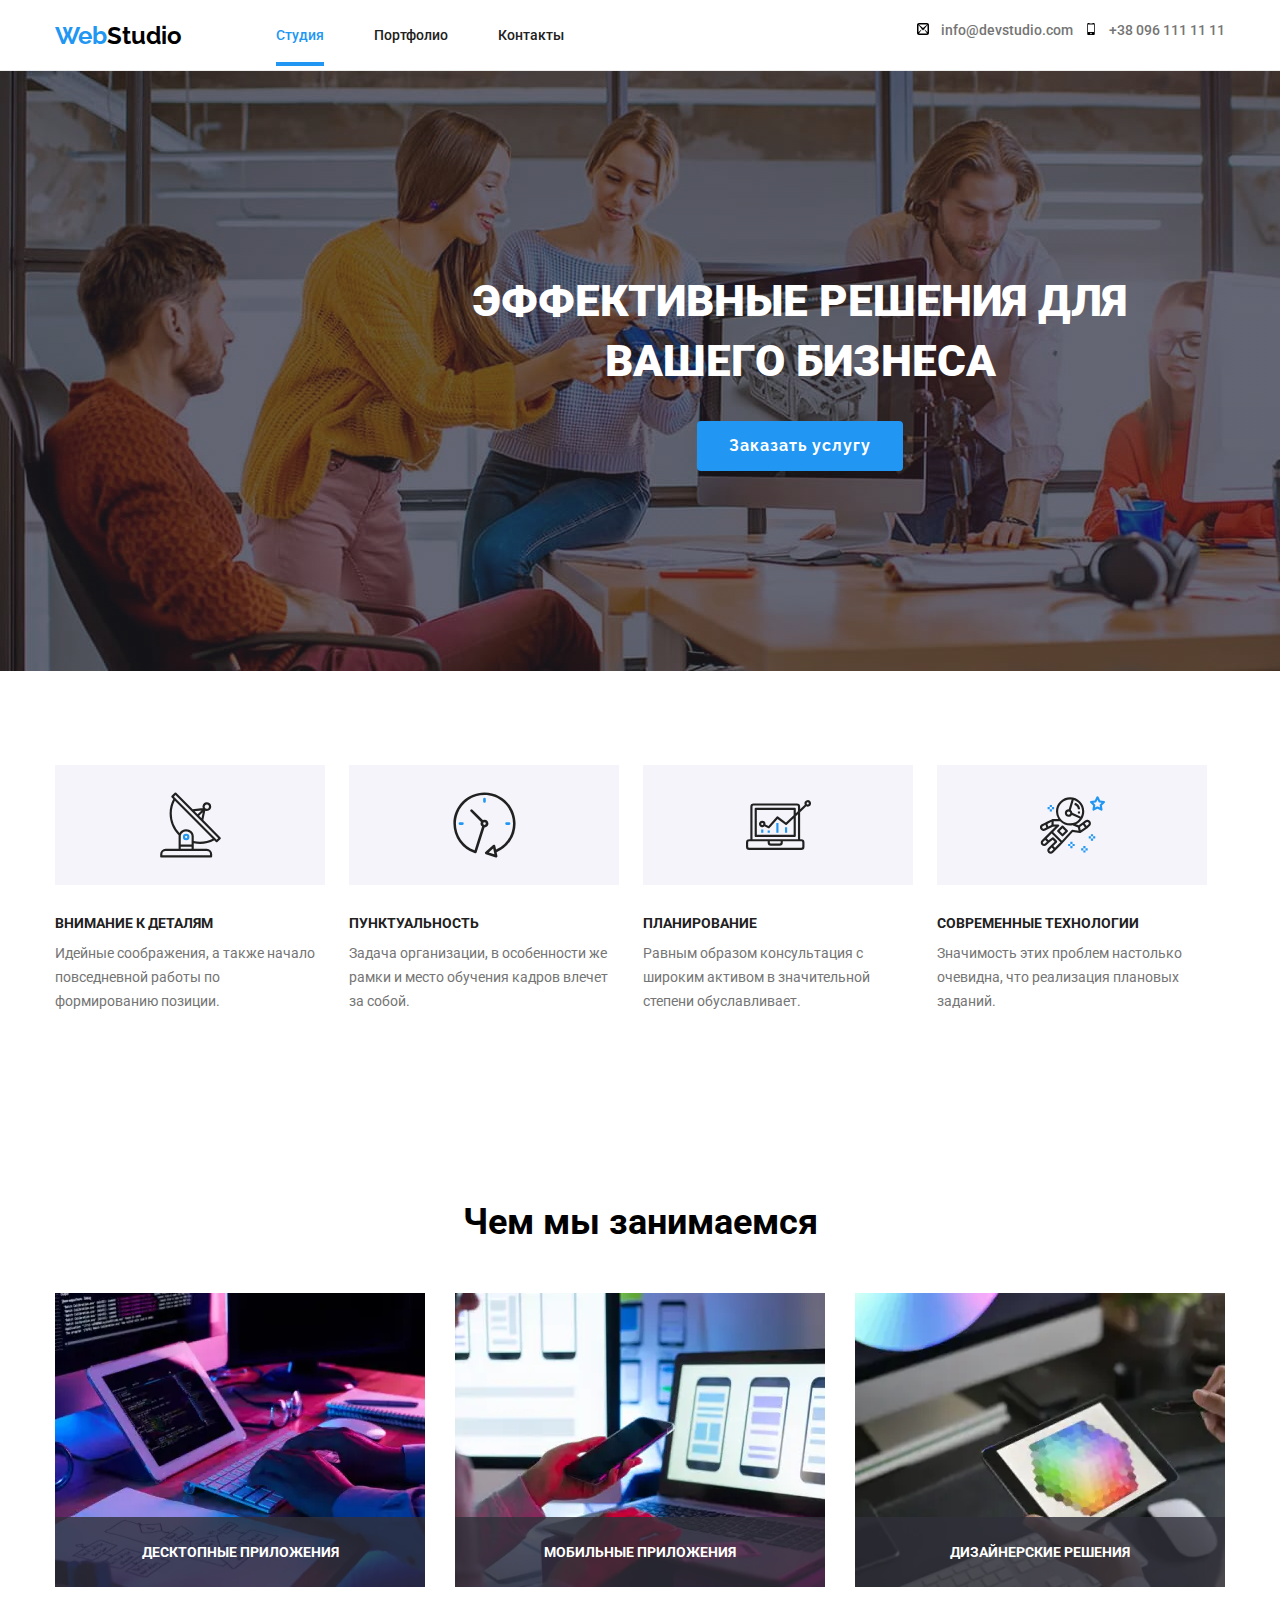
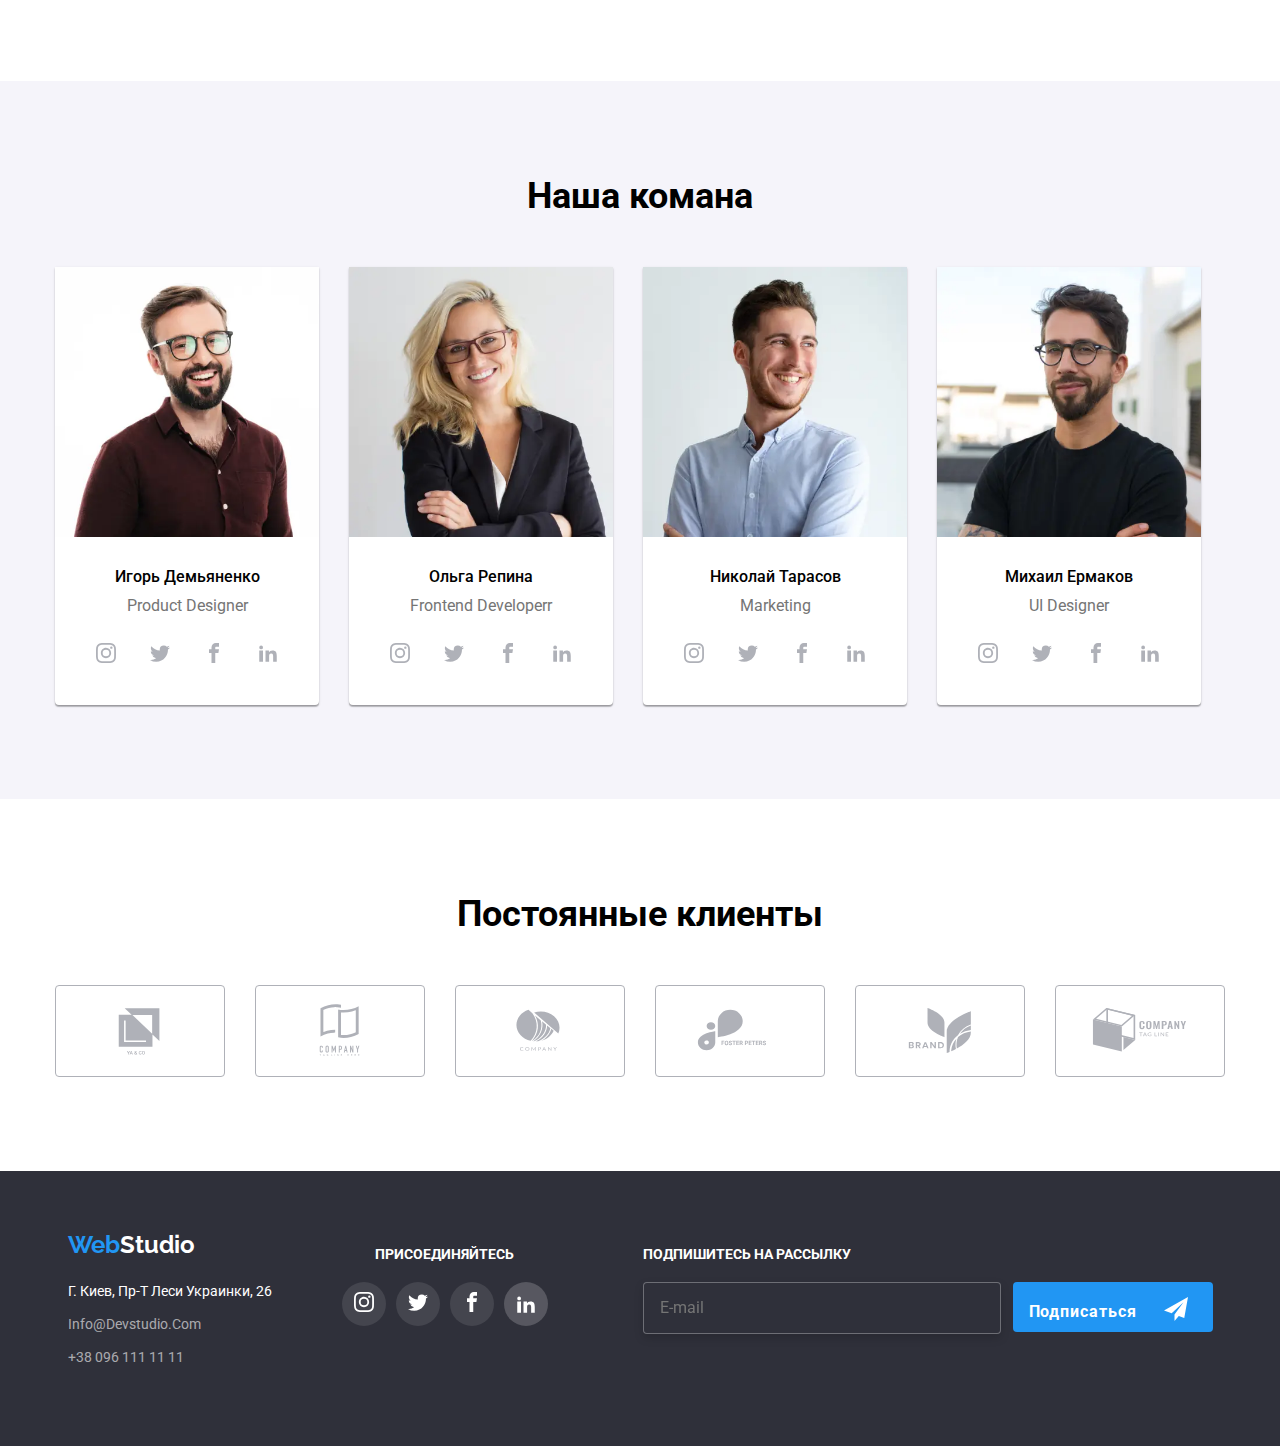
<file: index.html>
<!DOCTYPE html>
<html lang="en">

<head>
    <meta charset="UTF-8">
    <meta http-equiv="X-UA-Compatible" content="IE=edge">
    <meta name="viewport" content="width=device-width, initial-scale=1.0">
    <title>Студия</title>
    <link rel="stylesheet"
        href="https://cdnjs.cloudflare.com/ajax/libs/modern-normalize/1.1.0/modern-normalize.min.css">
    <link href="https://fonts.googleapis.com/css2?family=Roboto:ital,wght@0,500;0,700;1,400&display=swap"
        rel="stylesheet">
    <link href="https://fonts.googleapis.com/css2?family=Oleo+Script&family=Raleway:wght@700&display=swap"
        rel="stylesheet">
    <link href="https://fonts.googleapis.com/css2?family=Oleo+Script&family=Raleway:wght@700&display=swap"
        rel="stylesheet">
    <link rel="stylesheet" href="./css/main.min.css">
</head>

<body>
    <!-- Шапка сайта -->
    <header class="headers">
        <div class="novigation container">
            <nav class="novigation__nav">
                <a class="novigation__logo" style="color: black;" href=""><span
                        class="novigation__first-logo">Web</span>Studio</a>
                <button type="button" class="novigation__menus " data-menu-button aria-expanded="false">
                    <svg width="24" height="16" aria-label="переключатель меню">
                        <use class="novigation__close" href="./img/svg/menu.svg#icon-close_24px"></use>
                        <use class="novigation__menu" href="./img/svg/menu.svg#icon-menu_24px"></use>
                    </svg>
                </button>
                <div class="novigation-menu menu-conteiner" data-menu>
                    <ul class="menu-conteiner__list">
                        <li class="menu-conteiner__item"><a class="menu-conteiner__link menu-conteiner__link--color"
                                href="index.html">Студия</a></li>
                        <li class="menu-conteiner__item"><a class="menu-conteiner__link "
                                href="portfolio.html">Портфолио</a>
                        </li>
                        <li class="menu-conteiner__item"><a class="menu-conteiner__link" href="Контакты">Контакты</a>
                        </li>
                    </ul>
                    <ul class="menu-conteiner__kontakts">
                        <li class="menu-conteiner__itemss">
                            <a class="menu-conteiner__link menu-conteiner__link--sizze" href="maito:info@devstudio.com">
                                <svg class="menu-conteiner__icone">
                                    <use href="./img/symbol-defs.svg#icon-mail2"></use>
                                </svg>info@devstudio.com</a>
                        </li>
                        <li class="menu-conteiner__itemss">
                            <a class="menu-conteiner__link menu-conteiner__link--size" href="tel:+380961111111">
                                <svg class="menu-conteiner__icone">
                                    <use href="./img/symbol-defs.svg#icon-mobile"></use>
                                </svg>+38 096 111 11 11</a>
                        </li>
                    </ul>
                    <nav class="menu-conteiner__network">
                        <a class="menu-conteiner__network--color" href="">Instagram</a> | <a
                            class="menu-conteiner__network--color" href="">Twitter</a> |
                        <a class="menu-conteiner__network--color" href="">Facebook</a> | <a
                            class="menu-conteiner__network--color" href="">LinkedIn</a>

                    </nav>
                </div>
            </nav>
        </div>
    </header>
    <main>
        <!-- Основная цель -->
        <section class="selection selection-goal">
            <div class="container goal">
                <h1 class="selection-goal__text">Эффективные решения для вашего бизнеса</h1>
                <button class="button_stylee" type="button" data-modal-open>Заказать услугy</button>
            </div>
        </section>
        <!-- Основные направления -->
        <section class="selection selection-direction">
            <div class="container">
                <ul class="selection-direction__list">
                    <li class="selection-direction__item">
                        <div class="direction">
                            <svg class="direction__icon">
                                <use href="./img/symbol-defs.svg#icon-antenna-1"></use>
                            </svg>
                        </div>
                        <h3 class="direction__text">Внимание к деталям</h3>
                        <p class="direction__paragraf">Идейные соображения, а также начало повседневной работы по
                            формированию позиции.</p>
                    </li>
                    <li class="selection-direction__item">
                        <div class="direction">
                            <svg class="direction__icon">
                                <use href="./img/symbol-defs.svg#icon-clock-1"></use>
                            </svg>
                        </div>
                        <h3 class="direction__text">Пунктуальность</h3>
                        <p class="direction__paragraf">Задача организации, в особенности же рамки и место обучения
                            кадров
                            влечет за собой.</p>
                    </li>
                    <li class="selection-direction__item">
                        <div class="direction">
                            <svg class="direction__icon">
                                <use href="./img/symbol-defs.svg#icon-diagram-1"></use>
                            </svg>
                        </div>
                        <h3 class="direction__text">Планирование</h3>
                        <p class="direction__paragraf">Равным образом консультация с широким активом в значительной
                            степени обуславливает. </p>
                    </li>
                    <li class="selection-direction__item">
                        <div class="direction">
                            <svg class="direction__icon">
                                <use href="./img/symbol-defs.svg#icon-astronaut-1-1"></use>
                            </svg>
                        </div>
                        <h3 class="direction__text">Современные технологии</h3>
                        <p class="direction__paragraf">Значимость этих проблем настолько очевидна, что реализация
                            плановых заданий.</p>
                    </li>
                </ul>
            </div>
        </section>
        <!-- Чем мы занимаемся -->
        <section class="selection selection-work">
            <div class="container">
                <h2 class="selection-work__heading">Чем мы занимаемся</h2>
                <ul class="selection-work__list">
                    <li class="selection-work__item">
                        <picture>
                            <source srcset="
                                ./img/svg/img/1/1.webp 1x, 
                                ./img/svg/img/1/1@2x.webp 2x, 
                                ./img/svg/img/1/1@3x.webp 3x" type="image/webp" />
                            <img srcset="
                                ./img/svg/img/1/1.jpg 1x, 
                                ./img/svg/img/1/1@2x.jpg 2x, 
                                ./img/svg/img/1/1@3x.jpg 3x" src=".//img/svg/img/1/1.jpg" alt="work with computer"
                                width="370">
                        </picture>
                        <h3 class="selection-work__text">Десктопные приложения</h3>
                    </li>
                    <li class="selection-work__item">
                        <picture>
                            <source srcset=" 
                            ./img/svg/img/2/2.webp 1x, 
                            ./img/svg/img/2/2@2x.webp 2x, 
                            ./img/svg/img/2/2@3x.webp 3x
                             " type="image/webp" />
                            <img srcset=" 
                            ./img/svg/img/2/2.webp 1x, 
                            ./img/svg/img/2/2@2x.webp 2x, 
                            ./img/svg/img/2/2@3x.webp 3x" src="./img/svg/img/2/2.jpg" alt="work with telefon"
                                width="370">
                        </picture>
                        <h3 class="selection-work__text">Мобильные приложения</h3>
                    </li>
                    <li class="selection-work__item">
                        <picture>
                            <source srcset="
                            ./img/svg/img/3/3.webp 1x, 
                            ./img/svg/img/3/3@2x.webp 2x, 
                            ./img/svg/img/3/3@3x.webp 3x 
                             " type="image/webp" />
                            <img srcset=" 
                            ./img/svg/img/3/3.webp 1x, 
                            ./img/svg/img/3/3@2x.webp 2x, 
                            ./img/svg/img/3/3@3x.webp 3x" src="./img/svg/img/3/3.jpg" alt="work with tablet"
                                width="370">
                        </picture>
                        <h3 class="selection-work__text">Дизайнерские решения</h3>
                    </li>
                </ul>
            </div>
        </section>
        <!-- Наша команда -->
        <section class="selection selection-team">
            <div class="container">
                <h2 class="selection-team__heading">Наша комана</h2>
                <ul class="selection-team__list">
                    <li class="selection-team__item">
                        <picture>
                            <source srcset="
                            ./img/svg/img/4/4.webp 1x, 
                            ./img/svg/img/4/4@2x.webp 2x, 
                            ./img/svg/img/4/4@3x.webp 3x
                            " type="image/webp" />
                            <img srcset=" 
                            ./img/svg/img/4/4.webp 1x, 
                            ./img/svg/img/4/4@2x.webp 2x, 
                            ./img/svg/img/4/4@3x.webp 3x" src="./img/svg/img/4/4.jpg" alt="Product Designe">
                        </picture>
                        <div class="business_card">
                            <h3 class="business_card__text">Игорь Демьяненко</h3>
                            <p class="business_card__position">Product Designer</p>
                            <ul class="business_card__list">
                                <li class="business_card__item">
                                    <a href="" class="business_card__link">
                                        <svg class="business_card__icon">
                                            <use href="./img/symbol-defs.svg#icon-instagram">
                                            </use>
                                        </svg>
                                    </a>
                                </li>
                                <li class="business_card__item">
                                    <a href="" class="business_card__link">
                                        <svg class="business_card__icon">
                                            <use href="./img/symbol-defs.svg#icon-twitter">
                                            </use>
                                        </svg>
                                    </a>
                                </li>
                                <li class="business_card__item">
                                    <a href="" class="business_card__link">
                                        <svg class="business_card__icon">
                                            <use href="./img/symbol-defs.svg#icon-facebook">
                                            </use>
                                        </svg>
                                    </a>
                                </li>
                                <li class="business_card__item">
                                    <a href="" class="business_card__link">
                                        <svg class="business_card__icon">
                                            <use href="./img/symbol-defs.svg#icon-linkedin2">
                                            </use>
                                        </svg>
                                    </a>
                                </li>
                            </ul>
                        </div>
                    </li>
                    <li class="selection-team__item">
                        <picture>
                            <source srcset=" 
                            ./img/svg/img/5/5.webp 1x, 
                            ./img/svg/img/5/5@2x.webp 2x, 
                            ./img/svg/img/5/5@3x.webp 3x
                            " type="image/webp" />
                            <img srcset=" 
                            ./img/svg/img/5/5.jpg 1x, 
                            ./img/svg/img/5/5@2x.jpg 2x, 
                            ./img/svg/img/5/5@3x.jpg 3x" src="./img/svg/img/5/5.jpg" alt="Frontend Developerr">
                        </picture>
                        <div class="business_card">
                            <h3 class="business_card__text">Ольга Репина</h3>
                            <p class="business_card__position">Frontend Developerr</p>
                            <ul class="business_card__list">
                                <li class="business_card__item">
                                    <a class="business_card__link" href="">
                                        <svg class="business_card__icon">
                                            <use xlink:href="./img/symbol-defs.svg#icon-instagram">
                                            </use>
                                        </svg>
                                    </a>
                                </li>
                                <li class="business_card__item">
                                    <a class="business_card__link" href="">
                                        <svg class="business_card__icon">
                                            <use xlink:href="./img/symbol-defs.svg#icon-twitter">
                                            </use>
                                        </svg>
                                    </a>
                                </li>
                                <li class="business_card__item">
                                    <a class="business_card__link" href="">
                                        <svg class="business_card__icon">
                                            <use xlink:href="./img/symbol-defs.svg#icon-facebook">
                                            </use>
                                        </svg>
                                    </a>
                                </li>
                                <li class="business_card__item">
                                    <a class="business_card__link" href="">
                                        <svg class="business_card__icon">
                                            <use xlink:href="./img/symbol-defs.svg#icon-linkedin2">
                                            </use>
                                        </svg>
                                    </a>
                                </li>
                            </ul>
                        </div>
                    </li>
                    <li class="selection-team__item">
                        <picture>
                            <source srcset="
                            ./img/svg/img/6/6.webp 1x, 
                            ./img/svg/img/6/6@2x.webp 2x, 
                            ./img/svg/img/6/6@3x.webp 3x 
                            " type="image/webp" />
                            <img srcset=" 
                            ./img/svg/img/6/6.jpg 1x, 
                            ./img/svg/img/6/6@2x.jpg 2x, 
                            ./img/svg/img/6/6@3x.jpg 3x" src="./img/svg/img/6/6.jpg" alt="Marketing">
                        </picture>
                        <div class="business_card">
                            <h3 class="business_card__text">Николай Тарасов</h3>
                            <p class="business_card__position">Marketing</p>
                            <ul class="business_card__list">
                                <li class="business_card__item">
                                    <a class="business_card__link" href="">
                                        <svg class="business_card__icon">
                                            <use xlink:href="./img/symbol-defs.svg#icon-instagram">
                                            </use>
                                        </svg>
                                    </a>
                                </li>
                                <li class="business_card__item">
                                    <a class="business_card__link" href="">
                                        <svg class="business_card__icon">
                                            <use xlink:href="./img/symbol-defs.svg#icon-twitter">
                                            </use>
                                        </svg>
                                    </a>
                                </li>
                                <li class="business_card__item">
                                    <a class="business_card__link" href="">
                                        <svg class="business_card__icon">
                                            <use xlink:href="./img/symbol-defs.svg#icon-facebook">
                                            </use>
                                        </svg>
                                    </a>
                                </li>
                                <li class="business_card__item">
                                    <a class="business_card__link" href="">
                                        <svg class="business_card__icon">
                                            <use xlink:href="./img/symbol-defs.svg#icon-linkedin2">
                                            </use>
                                        </svg>
                                    </a>
                                </li>
                            </ul>
                        </div>
                    </li>
                    <li class="selection-team__item">
                        <picture>
                            <source srcset="
                            ./img/svg/img/7/7.webp 1x, 
                            ./img/svg/img/7/7@2x.webp 2x, 
                            ./img/svg/img/7/7@3x.webp 3x
                            " type="image/webp" />
                            <img srcset=" 
                            ./img/svg/img/7/7.jpg 1x, 
                            ./img/svg/img/7/7@2x.jpg 2x, 
                            ./img/svg/img/7/7@3x.jpg 3x" src="./img/svg/img/7/7.jpg" alt="UI Designer">
                        </picture>
                        <div class="business_card">
                            <h3 class="business_card__text">Михаил Ермаков</h3>
                            <p class="business_card__position">UI Designer</p>
                            <ul class="business_card__list">
                                <li class="business_card__item">
                                    <a class="business_card__link" href="">
                                        <svg class="business_card__icon">
                                            <use xlink:href="./img/symbol-defs.svg#icon-instagram">
                                            </use>
                                        </svg>
                                    </a>
                                </li>
                                <li class="business_card__item">
                                    <a class="business_card__link" href="">
                                        <svg class="business_card__icon">
                                            <use xlink:href="./img/symbol-defs.svg#icon-twitter">
                                            </use>
                                        </svg>
                                    </a>
                                </li>
                                <li class="business_card__item">
                                    <a class="business_card__link" href="">
                                        <svg class="business_card__icon">
                                            <use xlink:href="./img/symbol-defs.svg#icon-facebook">
                                            </use>
                                        </svg>
                                    </a>
                                </li>
                                <li class="business_card__item">
                                    <a class="business_card__link" href="">
                                        <svg class="business_card__icon">
                                            <use xlink:href="./img/symbol-defs.svg#icon-linkedin2">
                                            </use>
                                        </svg>
                                    </a>
                                </li>
                            </ul>
                        </div>
                    </li>
                </ul>
            </div>
        </section>
        <!-- Нашы клиенты -->
        <section class="selection">
            <div class="container selection-clients">
                <h2 class="selection-clients__text">Постоянные клиенты</h2>
                <ul class="client">
                    <li class="client__item">
                        <a href="" class="client__link">
                            <svg class="client__icon">
                                <use class="client__icon-logo" href="./img/symbol-defs.svg#icon-Logo"></use>
                            </svg>
                        </a>
                    </li>
                    <li class="client__item">
                        <a href="" class="client__link">
                            <svg class=" client__icon">
                                <use class="client__icon-logo" href="./img/symbol-defs2.svg#icon-Logo2"></use>
                            </svg>
                        </a>
                    </li>
                    <li class="client__item">
                        <a href="" class="client__link">
                            <svg class="client__icon">
                                <use href="./img/symbol-defs.svg#icon-Logo-2"></use>
                            </svg>
                        </a>
                    </li>
                    <li class="client__item">
                        <a href="" class="client__link">
                            <svg class="client__icon">
                                <use href="./img/symbol-defs.svg#icon-Logo-3"></use>
                            </svg>
                        </a>
                    </li>
                    <li class="client__item">
                        <a href="" class="client__link">
                            <svg class="client__icon">
                                <use href="./img/symbol-defs.svg#icon-Logo-4"></use>
                            </svg>
                        </a>
                    </li>
                    <li class="client__item">
                        <a href="" class="client__link">
                            <svg class="client__icon">
                                <use href="./img/symbol-defs.svg#icon-Logo-5"></use>
                            </svg>
                        </a>
                    </li>
                </ul>
            </div>
        </section>
    </main>
    <!-- Юредический адресс -->
    <footer class="footer-adress footer-adress__index">
        <div class="container footer-adress__location">
            <div class="footer-adress__block">
                <div class="footer-adress__adress adress">
                    <div class="adress__logo">
                        <a class="adress__links" style="color: #fff;" href="WebStudio"><span
                                class="adress__first-word">Web</span>Studio</a>
                    </div>
                    <address>
                        <ul class="adress__list">
                            <li class="adress__item"><a class="adress__link" href="г.Киев,пр-тЛесиУкраинки,26">г. Киев,
                                    пр-т
                                    Леси Украинки, 26</a></li>
                            <li class="adress__item"><a class="adress__link adress__link--color"
                                    href="maito:info@devstudio.com">info@devstudio.com</a>
                            </li>
                            <li class="adress__item"><a class="adress__link adress__link--color"
                                    href="tel:+380961111111">+38 096 111 11 11</a>
                            </li>
                        </ul>
                    </address>
                </div>
                <div class="footer-adress__social social">
                    <h2 class="social__text">присоединяйтесь</h2>
                    <ul class="social__list">
                        <li class="social__item">
                            <a class="social__link" href="">
                                <svg class="social__icone">
                                    <use href="./img/symbol-defs.svg#icon-instagram">
                                    </use>
                                </svg>
                            </a>
                        </li>
                        <li class="social__item">
                            <a class="social__link" href="">
                                <svg class="social__icone">
                                    <use href="./img/symbol-defs.svg#icon-twitter"></use>
                                </svg>
                            </a>
                        </li>
                        <li class="social__item">
                            <a class="social__link" href="">
                                <svg class="social__icone">
                                    <use href="./img/symbol-defs.svg#icon-facebook"></use>
                                </svg>
                            </a>
                        </li>
                        <li class="social__item">
                            <a class="social__item" href="">
                                <svg class="social__icone">
                                    <use xlink:href="./img/symbol-defs.svg#icon-linkedin2">
                                    </use>
                                </svg>
                            </a>
                        </li>
                    </ul>
                </div>
            </div>
            <form class="footer-adress__subscribe subscribe">
                <h2 class="subscribe__textt">Подпишитесь на рассылку</h2>
                <div class="subscribe__forms">
                    <label for="mail"></label>
                    <input type="email" name="mail" id="mail" placeholder="Е-mail" />
                    <button class="button_style" type="submit">Подписаться
                        <svg class="button_style__icone">
                            <use href="./img/icons.svg#icon-icon-send"></use>
                        </svg></button>
                </div>
            </form>
        </div>
    </footer>
    <div class="backgrop is-hidden" data-modal>
        <div class="madal">
            <button class="madal__bottome" data-modal-close>
                <svg class="madal__img">
                    <use class="madal__icon" href="./img/svg/cross.svg#cross"></use>
                </svg>
            </button>
            <form class="formss">
                <p class="formss__text">Оставьте свои данные, мы вам перезвоним</p>
                <div class="modal-forms">
                    <input type="text" class="modal-forms__input" name="name" id="name" placeholder=" " />
                    <label class="modal-forms__label" for="name">Имя</label>
                    <svg class="modal-forms__img">
                        <use href="./img/icons.svg#icon-name"></use>
                    </svg>
                </div>
                <div class="modal-forms">
                    <input type="tel" class="modal-forms__input" name="tel" id="tel" />
                    <label class="modal-forms__label" for="tel">Телефон</label>
                    <svg class="modal-forms__img">
                        <use href="./img/icons.svg#icon-tel_fo"></use>
                    </svg>
                </div>
                <div class="modal-forms">
                    <input type="email" class="modal-forms__input" name="maill" id="maill" />
                    <label class="modal-forms__label" for="maill">Почта</label>
                    <svg class="modal-forms__img">
                        <use href="./img/icons.svg#icon-e_mail"></use>
                    </svg>
                </div>
                <div class="modal-forms">
                    <textarea name="coment" id="coment" rows="7" placeholder="Введите текст"></textarea>
                    <label class="modal-forms__label" for="coment">Комментарий</label>
                </div>
                <div class="group">
                    <label class="group__label" for="textt">
                        <input class="group__checkbox" type="checkbox" name="topic" value="textt" id="textt" />
                        <span class="group__icon">
                        </span>Соглашаюсь с рассылкой и принимаю
                        <span class="group__text">Условия договора</span></label>
                </div>
                <button class="botton_style" type="submit">Подписаться</button>
            </form>
        </div>
    </div>
    <script src="./js/modal.js"></script>
    <script src="./js/mobile-menu.js"></script>
</body>

</html>
</file>
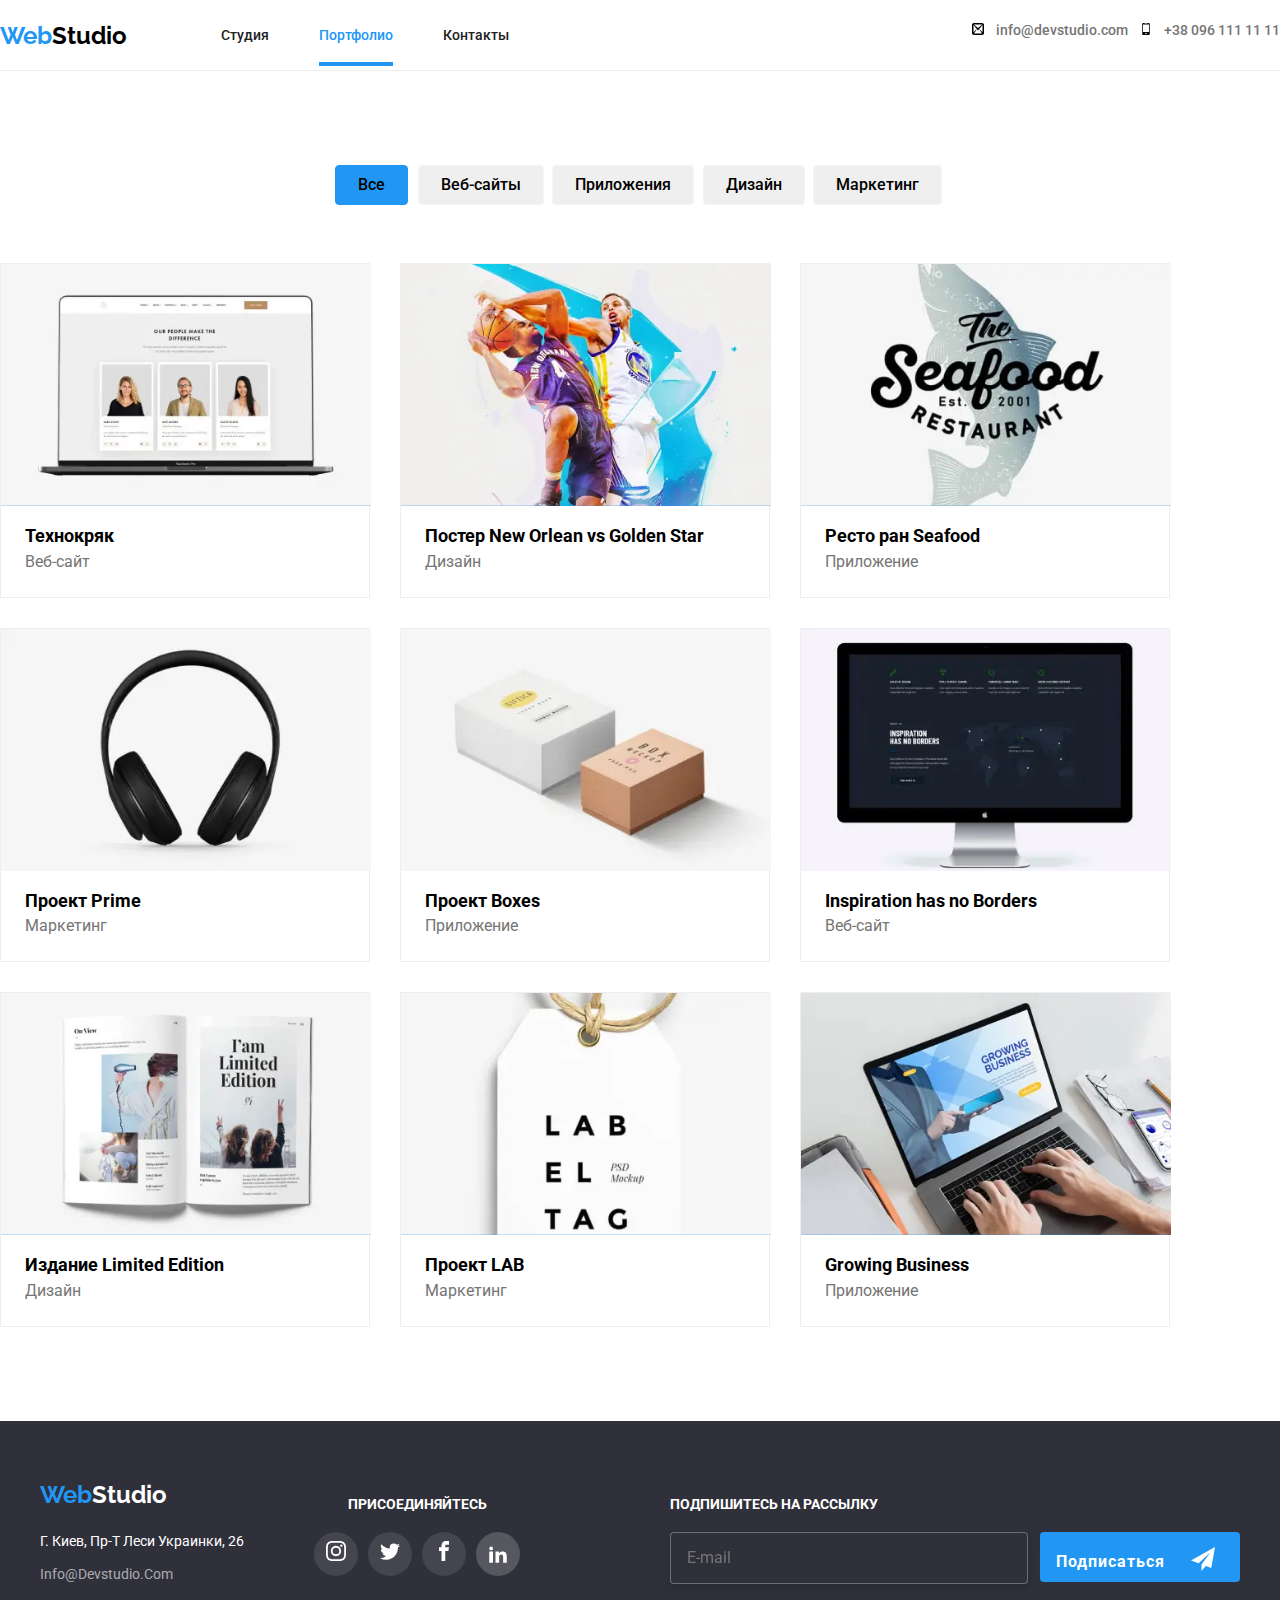
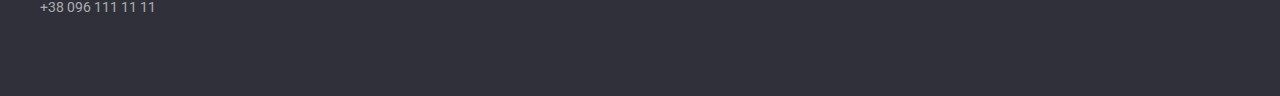
<file: portfolio.html>
<!DOCTYPE html>
<html lang="en">

<head>
    <meta charset="UTF-8">
    <meta http-equiv="X-UA-Compatible" content="IE=edge">
    <meta name="viewport" content="width=device-width, initial-scale=1.0">
    <title>Портфолио</title>
    <link rel="stylesheet"
        href="https://cdnjs.cloudflare.com/ajax/libs/modern-normalize/1.1.0/modern-normalize.min.css">
    <link href="https://fonts.googleapis.com/css2?family=Roboto:ital,wght@0,500;0,700;1,400&display=swap"
        rel="stylesheet">
    <link href="https://fonts.googleapis.com/css2?family=Oleo+Script&family=Raleway:wght@700&display=swap"
        rel="stylesheet">
    <link href="https://fonts.googleapis.com/css2?family=Oleo+Script&family=Raleway:wght@700&display=swap"
        rel="stylesheet">
    <link rel="stylesheet" href="./css/main.min.css">
</head>

<body>
    <!-- Шапка сайта -->
    <header class="headers">
        <div class="novigation containerr">
            <nav class="novigation__nav">
                <a class="novigation__logo" style="color: black;" href=""><span
                        class="novigation__first-logo">Web</span>Studio</a>
                <button type="button" class="novigation__menus " aria-expanded="false" data-menu-button>
                    <svg width="24" height="16" aria-label="переключатель меню">
                        <use class="novigation__close" href="./img/svg/menu.svg#icon-close_24px"></use>
                        <use class="novigation__menu" href="./img/svg/menu.svg#icon-menu_24px"></use>
                    </svg>
                </button>
                <div class="novigation-menu menu-conteiner" data-menu>
                    <ul class="menu-conteiner__list">
                        <li class="menu-conteiner__item"><a class="menu-conteiner__link " href="index.html">Студия</a>
                        </li>
                        <li class="menu-conteiner__item"><a class="menu-conteiner__link menu-conteiner__link--color "
                                href="portfolio.html">Портфолио</a>
                        </li>
                        <li class="menu-conteiner__item"><a class="menu-conteiner__link" href="Контакты">Контакты</a>
                        </li>
                    </ul>
                    <ul class="menu-conteiner__kontakts">
                        <li class="menu-conteiner__itemss">
                            <a class="menu-conteiner__link menu-conteiner__link--sizze" href="maito:info@devstudio.com">
                                <svg class="menu-conteiner__icone">
                                    <use href="./img/symbol-defs.svg#icon-mail2"></use>
                                </svg>info@devstudio.com</a>
                        </li>
                        <li class="menu-conteiner__itemss">
                            <a class="menu-conteiner__link menu-conteiner__link--size" href="tel:+380961111111">
                                <svg class="menu-conteiner__icone">
                                    <use href="./img/symbol-defs.svg#icon-mobile"></use>
                                </svg>+38 096 111 11 11</a>
                        </li>
                    </ul>
                    <nav class="menu-conteiner__network">
                        <a class="menu-conteiner__network--color" href="">Instagram</a> |
                        <a class="menu-conteiner__network--color" href="">Twitter</a> |
                        <a class="menu-conteiner__network--color" href="">Facebook</a> |
                        <a class="menu-conteiner__network--color" href="">LinkedIn</a>
                    </nav>
                </div>
            </nav>
        </div>
    </header>
    <main>
        <!-- Навигация по сайту -->
        <section class="selection selection-navigation">
            <div class="containerr">
                <ul class="selection-navigation__list container">
                    <li class="selection-navigation__item">
                        <button class="selection-navigation__botom selection-navigation__botom--color"
                            type="button">Все</button>
                    </li>
                    <li class="selection-navigation__item"><button class="selection-navigation__botom"
                            type="button">Веб-сайты</button></li>
                    <li class="selection-navigation__item"><button class="selection-navigation__botom"
                            type="button">Приложения</button></li>
                    <li class="selection-navigation__item"><button class="selection-navigation__botom"
                            type="button">Дизайн</button></li>
                    <li class="selection-navigation__item"><button class="selection-navigation__botom"
                            type="button">Маркетинг</button></li>
                </ul>
                <ul class="kontents containerr">
                    <li class="kontents__item">
                        <a class="kontents__link" href="">
                            <div class="kontents__cards">
                                <picture>
                                    <source srcset=" 
                                    ./img/svg/img/8/8.webp 1x, 
                                    ./img/svg/img/8/8@2x.webp 2x, 
                                    ./img/svg/img/8/8@3x.webp 3x
                                     " type="image/webp" />
                                    <img srcset=" 
                                    ./img/svg/img/8/8.webp 1x, 
                                    ./img/svg/img/8/8@2x.webp 2x, 
                                    ./img/svg/img/8/8@3x.webp 3x" src="./img/svg/img/8/8.jpg" alt="table"
                                        width="370" />
                                </picture>
                                <p class="kontents__texts">Технокряк это современная площадка распространения
                                    коронавируса. Компании используют
                                    эту платформу для цифрового
                                    шпионажа и атак на защищённые сервера конкурентов.</p>
                            </div>
                            <div class="kontents__information">
                                <h3 class="kontents__textt">Технокряк</h3>
                                <p class="kontents__location">Веб-сайт</p>
                            </div>
                        </a>
                    </li>
                    <li class="kontents__item">
                        <a class="kontents__link" href="">
                            <div class="kontents__cards">
                                <picture>
                                    <source srcset=" 
                                    ./img/svg/img/9/9.webp 1x, 
                                    ./img/svg/img/9/9@2x.webp 2x, 
                                    ./img/svg/img/9/9@3x.webp 3x
                                    " type="image/webp" />
                                    <img srcset=" 
                                    ./img/svg/img/9/9.webp 1x, 
                                    ./img/svg/img/9/9@2x.webp 2x, 
                                    ./img/svg/img/9/9@3x.webp 3x" src="./img/svg/img/9/9.jpg" alt="basketboll"
                                        width="370" />
                                </picture>
                                <p class="kontents__texts">Технокряк это современная площадка распространения
                                    коронавируса. Компании используют
                                    эту платформу для цифрового
                                    шпионажа и атак на защищённые сервера конкурентов.</p>
                            </div>
                            <div class="kontents__information">
                                <h3 class="kontents__textt">Постер New Orlean vs Golden Star</h3>
                                <p class="kontents__location">Дизайн</p>
                            </div>
                        </a>
                    </li>
                    <li class="kontents__item">
                        <a class="kontents__link" href="">
                            <div class="kontents__cards">
                                <picture>
                                    <source srcset=" 
                                    ./img/svg/img/10/10.webp 1x, 
                                    ./img/svg/img/10/10@2x.webp 2x, 
                                    ./img/svg/img/10/10@3x.webp 3x
                                    " type="image/webp" />
                                    <img srcset=" 
                                    ./img/svg/img/10/10.webp 1x, 
                                    ./img/svg/img/10/10@2x.webp 2x, 
                                    ./img/svg/img/10/10@3x.webp 3x" src="./img/svg/img/10/10.jpg" alt="logo"
                                        width="370" />
                                </picture>
                                <p class="kontents__texts">Технокряк это современная площадка распространения
                                    коронавируса. Компании используют
                                    эту платформу для цифрового
                                    шпионажа и атак на защищённые сервера конкурентов.</p>
                            </div>
                            <div class="kontents__information">
                                <h3 class="kontents__textt">Ресто ран Seafood</h3>
                                <p class="kontents__location">Приложение</p>
                            </div>
                        </a>
                    </li>
                    <li class="kontents__item">
                        <a class="kontents__link" href="">
                            <div class="kontents__cards">
                                <picture>
                                    <source srcset=" 
                                        ./img/svg/img/11/11.webp 1x, 
                                        ./img/svg/img/11/11@2x.webp 2x, 
                                        ./img/svg/img/11/11@3x.webp 3x
                                         " type="image/webp" />
                                    <img srcset=" 
                                        ./img/svg/img/11/11.webp 1x, 
                                        ./img/svg/img/11/11@2x.webp 2x, 
                                        ./img/svg/img/11/11@3x.webp 3x" src="./img/svg/img/11/11.jpg" alt="headphones"
                                        width="370" />
                                </picture>
                                <p class="kontents__texts">Технокряк это современная площадка распространения
                                    коронавируса. Компании используют
                                    эту платформу для цифрового
                                    шпионажа и атак на защищённые сервера конкурентов.</p>
                            </div>
                            <div class="kontents__information">
                                <h3 class="kontents__textt">Проект Prime</h3>
                                <p class="kontents__location">Маркетинг</p>
                            </div>
                        </a>
                    </li>
                    <li class="kontents__item">
                        <a class="kontents__link" href="">
                            <div class="kontents__cards">
                                <picture>
                                    <source srcset=" 
                                    ./img/svg/img/12/12.webp 1x, 
                                    ./img/svg/img/12/12@2x.webp 2x, 
                                    ./img/svg/img/12/12@3x.webp 3x
                                     " type="image/webp" />
                                    <img srcset=" 
                                    ./img/svg/img/12/12.webp 1x, 
                                    ./img/svg/img/12/12@2x.webp 2x, 
                                    ./img/svg/img/12/12@3x.webp 3x" src="./img/svg/img/12/12.jpg" alt="two boxses"
                                        width="370" />
                                </picture>
                                <p class="kontents__texts">Технокряк это современная площадка распространения
                                    коронавируса. Компании используют
                                    эту платформу для цифрового
                                    шпионажа и атак на защищённые сервера конкурентов.</p>
                            </div>
                            <div class="kontents__information">
                                <h3 class="kontents__textt">Проект Boxes</h3>
                                <p class="kontents__location">Приложение</p>
                            </div>
                        </a>
                    </li>
                    <li class="kontents__item">
                        <a class="kontents__link" href="">
                            <div class="kontents__cards">
                                <picture>
                                    <source srcset=" 
                                    ./img/svg/img/13/13.webp 1x, 
                                    ./img/svg/img/13/13@2x.webp 2x, 
                                    ./img/svg/img/13/13@3x.webp 3x
                                     " type="image/webp" />
                                    <img srcset=" 
                                    ./img/svg/img/13/13.webp 1x, 
                                    ./img/svg/img/13/13@2x.webp 2x, 
                                    ./img/svg/img/13/13@3x.webp 3x" src="./img/svg/img/13/13.jpg" alt="computer"
                                        width="370" />
                                </picture>
                                <p class="kontents__texts">Технокряк это современная площадка распространения
                                    коронавируса. Компании используют
                                    эту платформу для цифрового
                                    шпионажа и атак на защищённые сервера конкурентов.</p>
                            </div>
                            <div class="kontents__information">
                                <h3 class="kontents__textt">Inspiration has no Borders</h3>
                                <p class="kontents__location">Веб-сайт</p>
                            </div>
                        </a>
                    </li>
                    <li class="kontents__item">
                        <a class="kontents__link" href="">
                            <div class="kontents__cards">
                                <picture>
                                    <source srcset=" 
                                    ./img/svg/img/14/14.webp 1x, 
                                    ./img/svg/img/14/14@2x.webp 2x, 
                                    ./img/svg/img/14/14@3x.webp 3x
                                     " type="image/webp" />
                                    <img srcset=" 
                                    ./img/svg/img/14/14.webp 1x, 
                                    ./img/svg/img/14/14@2x.webp 2x, 
                                    ./img/svg/img/14/14@3x.webp 3x" src="./img/svg/img/14/14.jpg" alt="book"
                                        width="370" />
                                </picture>
                                <p class="kontents__texts">Технокряк это современная площадка распространения
                                    коронавируса. Компании используют
                                    эту платформу для цифрового
                                    шпионажа и атак на защищённые сервера конкурентов.</p>
                            </div>
                            <div class="kontents__information">
                                <h3 class="kontents__textt">Издание Limited Edition</h3>
                                <p class="kontents__location">Дизайн</p>
                            </div>
                        </a>
                    </li>
                    <li class="kontents__item">
                        <a class="kontents__link" href="">
                            <div class="kontents__cards">
                                <picture>
                                    <source srcset=" 
                                    ./img/svg/img/15/15.webp 1x, 
                                    ./img/svg/img/15/15@2x.webp 2x, 
                                    ./img/svg/img/15/15@3x.webp 3x
                                     " type="image/webp" />
                                    <img srcset=" 
                                    ./img/svg/img/15/15.webp 1x, 
                                    ./img/svg/img/15/15@2x.webp 2x, 
                                    ./img/svg/img/15/15@3x.webp 3x" src="./img/svg/img/15/15.jpg" alt="text on brelok"
                                        width="370" />
                                </picture>
                                <p class="kontents__texts">Технокряк это современная площадка распространения
                                    коронавируса. Компании используют
                                    эту платформу для цифрового
                                    шпионажа и атак на защищённые сервера конкурентов.</p>
                            </div>
                            <div class="kontents__information">
                                <h3 class="kontents__textt">Проект LAB</h3>
                                <p class="kontents__location">Маркетинг</p>
                            </div>
                        </a>
                    </li>
                    <li class="kontents__item">
                        <a class="kontents__link" href="">
                            <div class="kontents__cards">
                                <picture>
                                    <source srcset=" 
                                    ./img/svg/img/16/16.webp 1x, 
                                    ./img/svg/img/16/16@2x.webp 2x, 
                                    ./img/svg/img/16/16@3x.webp 3x
                                     " type="image/webp" />
                                    <img srcset=" 
                                    ./img/svg/img/16/16.webp 1x, 
                                    ./img/svg/img/16/16@2x.webp 2x, 
                                    ./img/svg/img/16/16@3x.webp 3x" src="./img/svg/img/16/16.jpg"
                                        alt="work on computer" width="370" />
                                </picture>
                                <p class="kontents__texts">Технокряк это современная площадка распространения
                                    коронавируса. Компании используют
                                    эту платформу для цифрового
                                    шпионажа и атак на защищённые сервера конкурентов.</p>
                            </div>
                            <div class="kontents__information">
                                <h3 class="kontents__textt">Growing Business</h3>
                                <p class="kontents__location">Приложение</p>
                            </div>
                        </a>
                    </li>
                </ul>
            </div>
        </section>
    </main>
    <!-- Юредический адресс -->
    <footer class="footer-adress footer-adress__portfolio">
        <div class="containerr footer-adress__location">
            <div class="footer-adress__block">
                <div class="footer-adress__adress adress">
                    <div class="adress__logo">
                        <a class="adress__links" style="color: #fff;" href="WebStudio"><span
                                class="adress__first-word">Web</span>Studio</a>
                    </div>
                    <address>
                        <ul class="adress__list">
                            <li class="adress__item"><a class="adress__link" href="г.Киев,пр-тЛесиУкраинки,26">г. Киев,
                                    пр-т
                                    Леси Украинки, 26</a></li>
                            <li class="adress__item"><a class="adress__link adress__link--color"
                                    href="maito:info@devstudio.com">info@devstudio.com</a>
                            </li>
                            <li class="adress__item"><a class="adress__link adress__link--color"
                                    href="tel:+380961111111">+38 096 111 11 11</a>
                            </li>
                        </ul>
                    </address>
                </div>
                <div class="footer-adress__social social">
                    <h2 class="social__text">присоединяйтесь</h2>
                    <ul class="social__list">
                        <li class="social__item">
                            <a class="social__link" href="">
                                <svg class="social__icone">
                                    <use href="./img/symbol-defs.svg#icon-instagram">
                                    </use>
                                </svg>
                            </a>
                        </li>
                        <li class="social__item">
                            <a class="social__link" href="">
                                <svg class="social__icone">
                                    <use href="./img/symbol-defs.svg#icon-twitter"></use>
                                </svg>
                            </a>
                        </li>
                        <li class="social__item">
                            <a class="social__link" href="">
                                <svg class="social__icone">
                                    <use href="./img/symbol-defs.svg#icon-facebook"></use>
                                </svg>
                            </a>
                        </li>
                        <li class="social__item">
                            <a class="social__item" href="">
                                <svg class="social__icone">
                                    <use xlink:href="./img/symbol-defs.svg#icon-linkedin2">
                                    </use>
                                </svg>
                            </a>
                        </li>
                    </ul>
                </div>
            </div>
            <form class="footer-adress__subscribe subscribe">
                <h2 class="subscribe__textt">Подпишитесь на рассылку</h2>
                <div class="subscribe__forms">
                    <label for="mail"></label>
                    <input type="email" name="mail" id="mail" placeholder="Е-mail" />
                    <button class="button_style" type="submit">Подписаться
                        <svg class="button_style__icone">
                            <use href="./img/icons.svg#icon-icon-send"></use>
                        </svg></button>
                </div>
            </form>
        </div>
    </footer>
    <script src="./js/mobile-menu.js"></script>
</body>

</html>
</file>
<file: css/main.min.css>
html{-webkit-box-sizing:border-box;box-sizing:border-box;overflow-x:hidden}*,*::after,*::before{-webkit-box-sizing:inherit;box-sizing:inherit}li{list-style:none}a{text-decoration:none}body{font-family:"Roboto", sans-serif;font-family:"Oleo Script", cursive;font-family:"Raleway", sans-serif;overflow-x:auto}body.modal-open{overflow:hidden}body.menu-open{overflow:hidden}h1,h2,h3,p,ul{margin-top:0px;margin-bottom:0px}img{display:block;max-width:100%;height:auto;margin:0px}.container{padding-left:15px;padding-right:15px;margin-left:auto;margin-right:auto}@media screen and (min-width: 480px){.container{width:480px}}@media screen and (min-width: 768px){.container{width:768px}}@media screen and (min-width: 1200px){.container{width:1200px}}.selection{padding:60px 0px}@media screen and (min-width: 480px){.selection{padding:60px 0px}}@media screen and (min-width: 1200px){.selection{padding:94px 0px}}.kontents{padding-left:0px;margin-top:0px;margin-left:0px;margin-right:0px}@media screen and (min-width: 768px){.kontents{display:-webkit-box;display:-ms-flexbox;display:flex;-ms-flex-wrap:wrap;flex-wrap:wrap;padding-left:0px;margin-top:0px;margin-left:0px;margin-right:0px}}.kontents__item{border:1px solid #eeeeee;margin-bottom:30px}@media screen and (min-width: 768px) and (max-width: 1199.5px){.kontents__item{border:1px solid #eeeeee;margin-bottom:30px;width:354px;margin-right:30px}.kontents__item:nth-child(2){margin-right:0px}.kontents__item:nth-child(4){margin-right:0px}.kontents__item:nth-child(6){margin-right:0px}.kontents__item:nth-child(8){margin-right:0px}.kontents__item:nth-child(9){margin-right:0px;margin-bottom:0px}}@media screen and (min-width: 1200px){.kontents__item{border:1px solid #eeeeee;margin-bottom:30px;width:370px;margin-right:30px}.kontents__item:nth-child(3){margin-right:0px}.kontents__item:nth-child(6){margin-right:0px}.kontents__item:nth-child(7){margin-bottom:0px}.kontents__item:nth-child(8){margin-bottom:0px}.kontents__item:nth-child(9){margin-right:0px;margin-bottom:0px}}.kontents__link{-webkit-transition:250ms cubic-bezier(0.4, 0, 0.2, 1);transition:250ms cubic-bezier(0.4, 0, 0.2, 1)}.kontents__link:hover{-webkit-box-sizing:border-box;box-sizing:border-box;-webkit-box-shadow:0px 1px 1px rgba(0,0,0,0.12),0px 4px 4px rgba(0,0,0,0.06),1px 4px 6px rgba(0,0,0,0.16);box-shadow:0px 1px 1px rgba(0,0,0,0.12),0px 4px 4px rgba(0,0,0,0.06),1px 4px 6px rgba(0,0,0,0.16)}.kontents__link:focus{-webkit-box-sizing:border-box;box-sizing:border-box;-webkit-box-shadow:0px 1px 1px rgba(0,0,0,0.12),0px 4px 4px rgba(0,0,0,0.06),1px 4px 6px rgba(0,0,0,0.16);box-shadow:0px 1px 1px rgba(0,0,0,0.12),0px 4px 4px rgba(0,0,0,0.06),1px 4px 6px rgba(0,0,0,0.16)}.kontents__link:hover .kontents__texts{-webkit-transform:translateY(0%);transform:translateY(0%)}.kontents__link:focus .kontents__texts{-webkit-transform:translateY(0%);transform:translateY(0%)}.kontents__cards{position:relative;z-index:1;overflow:hidden}@media screen and (min-width: 768px){.kontents__cards{width:354px}}@media screen and (min-width: 1200px){.kontents__cards{width:370px}}.kontents__texts{position:absolute;left:0;bottom:0;width:100%;height:100%;padding:63px 24px;font-family:Roboto;font-style:normal;font-weight:normal;font-size:18px;background:rgba(33,150,243,0.9);color:#ffffff;-webkit-transform:translateY(100%);transform:translateY(100%);-webkit-transition:-webkit-transform 250ms cubic-bezier(0.4, 0, 0.2, 1);transition:-webkit-transform 250ms cubic-bezier(0.4, 0, 0.2, 1);transition:transform 250ms cubic-bezier(0.4, 0, 0.2, 1);transition:transform 250ms cubic-bezier(0.4, 0, 0.2, 1), -webkit-transform 250ms cubic-bezier(0.4, 0, 0.2, 1)}.kontents__information{padding:20px 24px}.kontents__textt{font-family:Roboto;font-style:normal;font-weight:bold;font-size:18px;color:black}.kontents__location{font-family:Roboto;font-style:normal;font-weight:normal;font-size:16px;line-height:30px;color:#757575}.headers{position:relative;border-bottom:1px solid #ececec}.novigation__nav{display:-webkit-box;display:-ms-flexbox;display:flex;-webkit-box-align:center;-ms-flex-align:center;align-items:center;-webkit-box-pack:justify;-ms-flex-pack:justify;justify-content:space-between;min-height:60px}.novigation__logo{font-family:Raleway;font-style:normal;font-weight:bold;font-size:24px;line-height:28px}@media screen and (min-width: 480px){.novigation__logo{font-family:Raleway;font-style:normal;font-weight:bold;font-size:24px;line-height:28px}}@media screen and (min-width: 1200px){.novigation__logo{line-height:31px}}.novigation__first-logo{color:#2196f3}.novigation__menus{display:-webkit-inline-box;display:-ms-inline-flexbox;display:inline-flex;margin:0;padding:0;border:none;background-color:transparent;cursor:pointer;z-index:1}.novigation__menus .novigation__close{display:none}.novigation__menus.is-open .novigation__close{display:block}.novigation__menus.is-open .novigation__menu{display:none}.novigation__menus:hover{fill:#2196f3;-webkit-transition:fill 500ms cubic-bezier(0.4, 0, 0.2, 1);transition:fill 500ms cubic-bezier(0.4, 0, 0.2, 1)}.novigation__menus:focus{fill:#2196f3;-webkit-transition:fill 250ms cubic-bezier(0.4, 0, 0.2, 1);transition:fill 250ms cubic-bezier(0.4, 0, 0.2, 1)}@media screen and (min-width: 768px){.novigation__menus{display:none}}.novigation__close:hover{fill:#2196f3;-webkit-transition:opacity 250ms cubic-bezier(0.4, 0, 0.2, 1);transition:opacity 250ms cubic-bezier(0.4, 0, 0.2, 1)}.novigation__close:focus{fill:#2196f3;-webkit-transition:opacity 250ms cubic-bezier(0.4, 0, 0.2, 1);transition:opacity 250ms cubic-bezier(0.4, 0, 0.2, 1)}.novigation__menu:hover{fill:#2196f3;-webkit-transition:opacity 250ms cubic-bezier(0.4, 0, 0.2, 1);transition:opacity 250ms cubic-bezier(0.4, 0, 0.2, 1)}.novigation__menu:focus{fill:#2196f3;-webkit-transition:opacity 250ms cubic-bezier(0.4, 0, 0.2, 1);transition:opacity 250ms cubic-bezier(0.4, 0, 0.2, 1)}.menu-conteiner{font-family:Roboto;font-style:normal;font-weight:500;-webkit-transition:trasform 5000ms cubic-bezier(0.4, 0, 0.2, 1);transition:trasform 5000ms cubic-bezier(0.4, 0, 0.2, 1)}@media screen and (max-width: 767.5px){.menu-conteiner{background:#ffffff;-webkit-box-shadow:0px 4px 8px rgba(0,0,0,0.04),0px 2px 4px rgba(0,0,0,0.08),0px 1px 3px rgba(0,0,0,0.16);box-shadow:0px 4px 8px rgba(0,0,0,0.04),0px 2px 4px rgba(0,0,0,0.08),0px 1px 3px rgba(0,0,0,0.16);display:none;position:fixed;top:10%;left:0;width:100vw;height:200vw;overflow-y:hidden;-webkit-transform:translateY(60px);transform:translateY(60px)}.menu-conteiner.is-open{display:block;overflow-y:hidden;-webkit-transform:translateY(-60px);transform:translateY(-60px);-webkit-transition:-webkit-transform 500ms cubic-bezier(0.4, 0, 0.2, 1);transition:-webkit-transform 500ms cubic-bezier(0.4, 0, 0.2, 1);transition:transform 500ms cubic-bezier(0.4, 0, 0.2, 1);transition:transform 500ms cubic-bezier(0.4, 0, 0.2, 1), -webkit-transform 500ms cubic-bezier(0.4, 0, 0.2, 1)}}@media screen and (min-width: 768px){.menu-conteiner{display:-webkit-box;display:-ms-flexbox;display:flex;-webkit-box-orient:horizontal;-webkit-box-direction:normal;-ms-flex-direction:row;flex-direction:row;-webkit-box-pack:justify;-ms-flex-pack:justify;justify-content:space-between;-webkit-box-flex:1;-ms-flex-positive:1;flex-grow:1;-webkit-box-align:center;-ms-flex-align:center;align-items:center}}@media screen and (max-width: 767.5px){.menu-conteiner__list{margin-bottom:100px;padding-left:40px}}@media screen and (min-width: 768px){.menu-conteiner__list{display:-webkit-box;display:-ms-flexbox;display:flex;-webkit-box-orient:horizontal;-webkit-box-direction:normal;-ms-flex-direction:row;flex-direction:row;margin-left:80px;padding-left:0px}}@media screen and (min-width: 768px){.menu-conteiner__list{margin-left:94px}}@media screen and (max-width: 767.5px){.menu-conteiner__item:first-child{margin-top:48px}.menu-conteiner__item:not(:last-child){margin-bottom:35px}.menu-conteiner__item:last-child{margin-bottom:0px}}@media screen and (min-width: 768px){.menu-conteiner__item:first-child{margin-right:50px}.menu-conteiner__item:not(:last-child){margin-right:50px}}.menu-conteiner__itemss:first-child{margin-bottom:64px}.menu-conteiner__itemss:last-child{margin-bottom:35px}@media screen and (min-width: 480px){.menu-conteiner__itemss:first-child{margin-bottom:64px}.menu-conteiner__itemss:last-child{margin-bottom:35px}}@media screen and (min-width: 768px){.menu-conteiner__itemss:first-child{margin-bottom:10px}.menu-conteiner__itemss:last-child{margin-bottom:0px}}@media screen and (min-width: 1200px){.menu-conteiner__itemss:first-child{margin-right:10px}.menu-conteiner__itemss:last-child{margin-right:0px}}@media screen and (max-width: 767.5px){.menu-conteiner__kontakts{display:-webkit-box;display:-ms-flexbox;display:flex;-webkit-box-orient:vertical;-webkit-box-direction:reverse;-ms-flex-direction:column-reverse;flex-direction:column-reverse}}@media screen and (min-width: 1200px){.menu-conteiner__kontakts{display:-webkit-box;display:-ms-flexbox;display:flex;padding:21px 0px 21px 15px}}.menu-conteiner__link{font-family:Roboto;font-style:normal;font-weight:500;font-size:34px;line-height:47px;text-align:center;color:#212121;-webkit-transition:250ms cubic-bezier(0.4, 0, 0.2, 1);transition:250ms cubic-bezier(0.4, 0, 0.2, 1)}.menu-conteiner__link--color{color:#2196f3}.menu-conteiner__link:hover{color:#2196f3}.menu-conteiner__link:focus{color:#2196f3}.menu-conteiner__link--size{font-family:Roboto;font-style:normal;font-weight:500;font-size:30px;line-height:40px;color:#757575;-webkit-transition:250ms cubic-bezier(0.4, 0, 0.2, 1);transition:250ms cubic-bezier(0.4, 0, 0.2, 1)}.menu-conteiner__link--size:hover{color:#2196f3}.menu-conteiner__link--size:focus{color:#2196f3}.menu-conteiner__link--sizze{font-family:Roboto;font-style:normal;font-weight:500;font-size:20px;line-height:28px;color:#757575;-webkit-transition:250ms cubic-bezier(0.4, 0, 0.2, 1);transition:250ms cubic-bezier(0.4, 0, 0.2, 1)}.menu-conteiner__link--sizze:hover{color:#2196f3}.menu-conteiner__link--sizze:focus{color:#2196f3}@media screen and (min-width: 480px){.menu-conteiner__link{font-family:Roboto;font-style:normal;font-weight:500;font-size:40px;line-height:47px;text-align:center;color:#212121;-webkit-transition:250ms cubic-bezier(0.4, 0, 0.2, 1);transition:250ms cubic-bezier(0.4, 0, 0.2, 1)}.menu-conteiner__link--color{color:#2196f3}.menu-conteiner__link:hover{color:#2196f3}.menu-conteiner__link:focus{color:#2196f3}.menu-conteiner__link--size{font-family:Roboto;font-style:normal;font-weight:500;font-size:34px;line-height:40px;color:#757575;-webkit-transition:250ms cubic-bezier(0.4, 0, 0.2, 1);transition:250ms cubic-bezier(0.4, 0, 0.2, 1)}.menu-conteiner__link--size:hover{color:#2196f3}.menu-conteiner__link--size:focus{color:#2196f3}.menu-conteiner__link--sizze{font-family:Roboto;font-style:normal;font-weight:500;font-size:24px;line-height:28px;color:#757575;-webkit-transition:250ms cubic-bezier(0.4, 0, 0.2, 1);transition:250ms cubic-bezier(0.4, 0, 0.2, 1)}.menu-conteiner__link--sizze:hover{color:#2196f3}.menu-conteiner__link--sizze:focus{color:#2196f3}}@media screen and (min-width: 768px){.menu-conteiner__link{font-size:14px;line-height:16px;-webkit-transition:250ms cubic-bezier(0.4, 0, 0.2, 1);transition:250ms cubic-bezier(0.4, 0, 0.2, 1)}.menu-conteiner__link--color{position:relative}.menu-conteiner__link--color::after{content:"";position:absolute;display:block;width:100%;height:4px;left:0;top:35px;background-color:#2196f3;opacity:1;-webkit-transition:opacity 250ms cubic-bezier(0.4, 0, 0.2, 1);transition:opacity 250ms cubic-bezier(0.4, 0, 0.2, 1)}.menu-conteiner__link:hover{color:#2196f3}.menu-conteiner__link:focus{color:#2196f3}.menu-conteiner__link--size{font-size:12px;line-height:14px;-webkit-transition:250ms cubic-bezier(0.4, 0, 0.2, 1);transition:250ms cubic-bezier(0.4, 0, 0.2, 1)}.menu-conteiner__link--size:hover{fill:#2196f3}.menu-conteiner__link--size:focus{fill:#2196f3}.menu-conteiner__link--sizze{font-size:12px;line-height:14px;-webkit-transition:250ms cubic-bezier(0.4, 0, 0.2, 1);transition:250ms cubic-bezier(0.4, 0, 0.2, 1)}.menu-conteiner__link--sizze:hover{fill:#2196f3}.menu-conteiner__link--sizze:focus{fill:#2196f3}}@media screen and (min-width: 1200px){.menu-conteiner__link{font-size:14px;line-height:16px;-webkit-transition:250ms cubic-bezier(0.4, 0, 0.2, 1);transition:250ms cubic-bezier(0.4, 0, 0.2, 1)}.menu-conteiner__link--size{font-size:14px;line-height:16px;-webkit-transition:250ms cubic-bezier(0.4, 0, 0.2, 1);transition:250ms cubic-bezier(0.4, 0, 0.2, 1)}.menu-conteiner__link--size--sizze{font-size:14px;line-height:16px;-webkit-transition:250ms cubic-bezier(0.4, 0, 0.2, 1);transition:250ms cubic-bezier(0.4, 0, 0.2, 1)}}@media screen and (max-width: 767.5px){.menu-conteiner__icone{display:none}}@media screen and (min-width: 768px){.menu-conteiner__icone{width:16px;height:12px;margin-right:10px;color:#757575}}@media screen and (max-width: 767.5px){.menu-conteiner__network{font-family:Roboto;font-style:normal;font-weight:500;font-size:18px;line-height:22px;padding-left:40px;margin-bottom:48px;-webkit-box-align:center;-ms-flex-align:center;align-items:center}.menu-conteiner__network--color{color:#2196f3}}@media screen and (min-width: 768px){.menu-conteiner__network{display:none}}.button_stylee{padding:10px 32px;background-color:#2196f3;color:white;font-weight:700;font-size:16px;line-height:1.87;letter-spacing:0.06em;border-radius:4px;border:none;cursor:pointer}.button_stylee:hover{-webkit-box-shadow:0px 4px 4px rgba(0,0,0,0.15);box-shadow:0px 4px 4px rgba(0,0,0,0.15);border-radius:4px}.goal{width:100%}@media screen and (min-width: 480px){.goal{width:360px}}@media screen and (min-width: 1200px){.goal{width:696px;margin-left:auto;margin-right:auto}}.selection-goal{display:block;width:100%;background-color:#30313b;text-align:center;background-image:-webkit-gradient(linear, right top, left top, from(rgba(47,48,58,0.4)), to(rgba(47,48,58,0.4))),url("../img/1.jpg");background-image:linear-gradient(to left, rgba(47,48,58,0.4), rgba(47,48,58,0.4)),url("../img/1.jpg");background-repeat:no-repeat;background-position:center;background-size:cover;padding:118px 0px;margin-left:0px;margin-right:0px}@media screen and (min-width: 480px){.selection-goal{width:480px;height:400px;background-image:-webkit-gradient(linear, right top, left top, from(rgba(47,48,58,0.4)), to(rgba(47,48,58,0.4))),url("../img/1.jpg");background-image:linear-gradient(to left, rgba(47,48,58,0.4), rgba(47,48,58,0.4)),url("../img/1.jpg");background-size:480px 400px}}@media screen and (min-width: 480px) and (min-device-pixel-ratio: 2), screen and (min-width: 480px) and (-webkit-min-device-pixel-ratio: 2), screen and (min-width: 480px) and (min-resolution: 192dpi), screen and (min-width: 480px) and (min-resolution: 2ddpi){.selection-goal{background-image:-webkit-gradient(linear, right top, left top, from(rgba(47,48,58,0.4)), to(rgba(47,48,58,0.4))),url("../img/1_2x.jpg");background-image:linear-gradient(to left, rgba(47,48,58,0.4), rgba(47,48,58,0.4)),url("../img/1_2x.jpg")}}@media screen and (min-width: 480px) and (min-device-pixel-ratio: 3), screen and (min-width: 480px) and (-webkit-min-device-pixel-ratio: 23), screen and (min-width: 480px) and (-webkit-min-device-pixel-ratio: 3), screen and (min-width: 480px) and (min-resolution: 288dpi), screen and (min-width: 480px) and (min-resolution: 3ddpi){.selection-goal{background-image:-webkit-gradient(linear, right top, left top, from(rgba(47,48,58,0.4)), to(rgba(47,48,58,0.4))),url("../img/1_3x.jpg");background-image:linear-gradient(to left, rgba(47,48,58,0.4), rgba(47,48,58,0.4)),url("../img/1_3x.jpg")}}@media screen and (min-width: 768px){.selection-goal{width:768px;height:400px;background-image:-webkit-gradient(linear, right top, left top, from(rgba(47,48,58,0.4)), to(rgba(47,48,58,0.4))),url("../img/2.jpg");background-image:linear-gradient(to left, rgba(47,48,58,0.4), rgba(47,48,58,0.4)),url("../img/2.jpg");background-size:768px 400px}}@media screen and (min-width: 768px) and (min-device-pixel-ratio: 2), screen and (min-width: 768px) and (-webkit-min-device-pixel-ratio: 2), screen and (min-width: 768px) and (min-resolution: 192dpi), screen and (min-width: 768px) and (min-resolution: 2ddpi){.selection-goal{background-image:-webkit-gradient(linear, right top, left top, from(rgba(47,48,58,0.4)), to(rgba(47,48,58,0.4))),url("../img/2@2x.jpg");background-image:linear-gradient(to left, rgba(47,48,58,0.4), rgba(47,48,58,0.4)),url("../img/2@2x.jpg")}}@media screen and (min-width: 768px) and (min-device-pixel-ratio: 3), screen and (min-width: 768px) and (-webkit-min-device-pixel-ratio: 23), screen and (min-width: 768px) and (-webkit-min-device-pixel-ratio: 3), screen and (min-width: 768px) and (min-resolution: 288dpi), screen and (min-width: 768px) and (min-resolution: 3ddpi){.selection-goal{background-image:-webkit-gradient(linear, right top, left top, from(rgba(47,48,58,0.4)), to(rgba(47,48,58,0.4))),url("../img/2@3x.jpg");background-image:linear-gradient(to left, rgba(47,48,58,0.4), rgba(47,48,58,0.4)),url("../img/2@3x.jpg")}}@media screen and (min-width: 1200px){.selection-goal{width:1600px;height:600px;padding:200px 0px;background-image:-webkit-gradient(linear, right top, left top, from(rgba(47,48,58,0.4)), to(rgba(47,48,58,0.4))),url("../img/3.jpg");background-image:linear-gradient(to left, rgba(47,48,58,0.4), rgba(47,48,58,0.4)),url("../img/3.jpg");background-size:1600px 600px}}@media screen and (min-width: 1200px) and (min-device-pixel-ratio: 2), screen and (min-width: 1200px) and (-webkit-min-device-pixel-ratio: 2), screen and (min-width: 1200px) and (min-resolution: 192dpi), screen and (min-width: 1200px) and (min-resolution: 2ddpi){.selection-goal{background-image:-webkit-gradient(linear, right top, left top, from(rgba(47,48,58,0.4)), to(rgba(47,48,58,0.4))),url("../img/3@2x.jpg");background-image:linear-gradient(to left, rgba(47,48,58,0.4), rgba(47,48,58,0.4)),url("../img/3@2x.jpg")}}@media screen and (min-width: 1200px) and (min-device-pixel-ratio: 3), screen and (min-width: 1200px) and (-webkit-min-device-pixel-ratio: 23), screen and (min-width: 1200px) and (-webkit-min-device-pixel-ratio: 3), screen and (min-width: 1200px) and (min-resolution: 288dpi), screen and (min-width: 1200px) and (min-resolution: 3ddpi){.selection-goal{background-image:-webkit-gradient(linear, right top, left top, from(rgba(47,48,58,0.4)), to(rgba(47,48,58,0.4))),url("../img/3@3x.jpg");background-image:linear-gradient(to left, rgba(47,48,58,0.4), rgba(47,48,58,0.4)),url("../img/3@3x.jpg")}}.selection-goal__text{font-family:Roboto;font-style:normal;font-weight:900;font-size:26px;line-height:42px;color:#fff;width:100%;text-transform:uppercase;margin-bottom:30px}@media screen and (min-width: 480px){.selection-goal__text{font-family:Roboto;font-style:normal;font-weight:900;font-size:26px;line-height:42px;color:#fff}}@media screen and (min-width: 1200px){.selection-goal__text{font-family:Roboto;font-style:normal;font-weight:900;font-size:44px;line-height:60px;color:#fff}}.button_style{padding:10px 32px;background-color:#2196f3;color:white;font-weight:700;font-size:16px;line-height:1.87;letter-spacing:0.06em;border-radius:4px;border:none;cursor:pointer}.button_style:hover{-webkit-box-shadow:0px 4px 4px rgba(0,0,0,0.15);box-shadow:0px 4px 4px rgba(0,0,0,0.15);border-radius:4px}.selection-direction__list{margin-bottom:0px;margin-left:0px;padding-left:0px}@media screen and (min-width: 480px){.selection-direction__list{margin-bottom:0px;margin-left:0px;padding-left:0px}}@media screen and (min-width: 768px){.selection-direction__list{display:-webkit-box;display:-ms-flexbox;display:flex;-ms-flex-wrap:wrap;flex-wrap:wrap;margin:-15px}}@media screen and (min-width: 1200px){.selection-direction__list{display:-webkit-box;display:-ms-flexbox;display:flex;-ms-flex-wrap:wrap;flex-wrap:wrap;margin:-15px}}.selection-direction__item{width:100%}.selection-direction__item:first-child{margin-bottom:30px}.selection-direction__item:not(:first-child){margin-bottom:30px}.selection-direction__item:last-child{margin-bottom:0px}@media screen and (max-width: 767px){.selection-direction__item:first-child{margin-bottom:30px}.selection-direction__item:not(:first-child){margin-bottom:30px}.selection-direction__item:last-child{margin-bottom:0px}}@media screen and (min-width: 768px){.selection-direction__item{width:46%}.selection-direction__item:first-child{margin:15px;width:calc(100% - 4 * 15px)/2}.selection-direction__item:not(:first-child){margin:15px;width:calc(100% - 4 * 15px)/2}.selection-direction__item:last-child{margin:15px;width:calc(100% - 4 * 15px)/2}}@media screen and (min-width: 1200px){.selection-direction__item{width:22%}.selection-direction__item:first-child{margin:15px;width:calc(100% - 4 * 15px)/4}.selection-direction__item:not(:first-child){margin:15px;width:calc(100% - 4 * 15px)/4}.selection-direction__item:last-child{margin:15px;width:calc(100% - 4 * 15px)/4}}.direction{display:-webkit-box;display:-ms-flexbox;display:flex;-webkit-box-orient:vertical;-webkit-box-direction:normal;-ms-flex-direction:column;flex-direction:column;-ms-flex-pack:distribute;justify-content:space-around;height:120px;background-color:#f5f4fa;margin-bottom:30px}@media screen and (min-width: 480px) and (max-width: 767px){.direction{display:-webkit-box;display:-ms-flexbox;display:flex;-webkit-box-orient:vertical;-webkit-box-direction:normal;-ms-flex-direction:column;flex-direction:column;-ms-flex-pack:distribute;justify-content:space-around;width:450px;height:120px;background-color:#f5f4fa;margin-bottom:30px}}@media screen and (min-width: 768px){.direction{display:-webkit-box;display:-ms-flexbox;display:flex;-webkit-box-orient:vertical;-webkit-box-direction:normal;-ms-flex-direction:column;flex-direction:column;-ms-flex-pack:distribute;justify-content:space-around;width:354px;height:120px;background-color:#f5f4fa;margin-bottom:30px;margin-right:0px}}@media screen and (min-width: 1200px){.direction{display:-webkit-box;display:-ms-flexbox;display:flex;-webkit-box-orient:vertical;-webkit-box-direction:normal;-ms-flex-direction:column;flex-direction:column;-ms-flex-pack:distribute;justify-content:space-around;width:270px;height:120px;background-color:#f5f4fa;margin-bottom:30px}}.direction__icon{display:-webkit-box;display:-ms-flexbox;display:flex;-webkit-box-orient:horizontal;-webkit-box-direction:normal;-ms-flex-direction:row;flex-direction:row;text-align:center;-ms-flex-item-align:center;align-self:center;width:65px;height:70px}.direction__text{font-family:Roboto;font-style:normal;font-weight:bold;font-size:14px;line-height:16px;text-align:center;text-transform:uppercase;margin-bottom:10px;color:#212121}@media screen and (min-width: 480px){.direction__text{font-family:Roboto;font-style:normal;font-weight:bold;font-size:14px;line-height:16px;text-align:center;text-transform:uppercase;margin-bottom:10px;color:#212121}}@media screen and (min-width: 768px){.direction__text{font-family:Roboto;font-style:normal;font-weight:bold;font-size:14px;line-height:16px;text-align:start;text-transform:uppercase;margin-bottom:10px;color:#212121}}.direction__paragraf{font-family:Roboto;font-style:normal;font-weight:normal;font-size:14px;line-height:24px;color:#757575}@media screen and (max-width: 1199px){.selection-work{display:none}}.selection-work__heading{font-family:Roboto;font-style:normal;font-weight:bold;font-size:36px;line-height:42px;text-align:center;padding-top:0px;margin-bottom:50px}.selection-work__list{display:-webkit-box;display:-ms-flexbox;display:flex;-webkit-box-orient:horizontal;-webkit-box-direction:normal;-ms-flex-direction:row;flex-direction:row;margin-left:0px;padding-left:0px}.selection-work__item{position:relative}.selection-work__item:first-child{margin-left:0px}.selection-work__item:not(:first-child){margin-left:30px}.selection-work__text{position:absolute;display:block;left:0;bottom:0;width:100%;font-family:Roboto;font-style:normal;font-weight:bold;font-size:14px;line-height:16px;text-align:center;background:rgba(47,48,58,0.8);color:#ffffff;text-transform:uppercase;padding:27px 83px}.selection-team{background-color:#f5f4fa}.selection-team__heading{font-family:Roboto;font-family:Roboto;font-style:normal;font-weight:bold;font-size:28px;line-height:33px;text-align:center;color:black;margin-bottom:50px}@media screen and (min-width: 480px){.selection-team__heading{font-family:Roboto;font-family:Roboto;font-style:normal;font-weight:bold;font-size:28px;line-height:33px;text-align:center;color:black;margin-bottom:50px}}@media screen and (min-width: 1200px){.selection-team__heading{font-family:Roboto;font-style:normal;font-weight:bold;font-size:36px;line-height:42px;text-align:center;color:black;margin-bottom:50px}}.selection-team__list{margin-left:0px;padding-left:0px;margin-right:0px}@media screen and (max-width: 767px){.selection-team__list{margin-left:0px;padding-left:0px;margin-right:0px;width:100%}}@media screen and (min-width: 768px){.selection-team__list{display:-webkit-box;display:-ms-flexbox;display:flex;-ms-flex-wrap:wrap;flex-wrap:wrap;margin:-15px}}@media screen and (min-width: 1200px){.selection-team__list{margin:-15px}}.selection-team__item{-webkit-box-shadow:0px 1px 3px rgba(0,0,0,0.12),0px 1px 1px rgba(0,0,0,0.14),0px 2px 1px rgba(0,0,0,0.2);box-shadow:0px 1px 3px rgba(0,0,0,0.12),0px 1px 1px rgba(0,0,0,0.14),0px 2px 1px rgba(0,0,0,0.2);border-radius:0px 0px 4px 4px;background-color:#ffffff}.selection-team__item:first-child{margin-bottom:30px}.selection-team__item:not(:first-child){margin-bottom:30px}.selection-team__item:last-child{margin-bottom:0px}@media screen and (max-width: 767px){.selection-team__item:first-child{margin-bottom:30px}.selection-team__item:not(:first-child){margin-bottom:30px}.selection-team__item:last-child{margin-bottom:0px}}@media screen and (min-width: 768px){.selection-team__item{width:45%}.selection-team__item:first-child{margin:15px;width:calc(100% - 4 * 15px)/2}.selection-team__item:not(:first-child){margin:15px;width:calc(100% - 4 * 15px)/2}.selection-team__item:last-child{margin:15px;width:calc(100% - 4 * 15px)/2}}@media screen and (min-width: 1200px){.selection-team__item{width:22%}.selection-team__item:first-child{margin:15px;width:calc(100% - 8 * 15px)/4}.selection-team__item:not(:first-child){margin:15px;width:calc(100% - 8 * 15px)/4}.selection-team__item:last-child{margin:15px;width:calc(100% - 8 * 15px)/4}}.business_card{padding:30px 59px}.business_card__text{display:-webkit-box;display:-ms-flexbox;display:flex;-webkit-box-align:center;-ms-flex-align:center;align-items:center;-ms-flex-pack:distribute;justify-content:space-around;font-family:Roboto;font-style:normal;font-weight:500;font-size:16px;line-height:19px;color:black;margin-bottom:10px}.business_card__position{display:-webkit-box;display:-ms-flexbox;display:flex;-webkit-box-align:center;-ms-flex-align:center;align-items:center;-ms-flex-pack:distribute;justify-content:space-around;font-family:Roboto;font-style:normal;font-weight:normal;font-size:16px;line-height:19px;color:#757575;margin-left:0px;margin-bottom:16px}.business_card__list{display:-webkit-box;display:-ms-flexbox;display:flex;margin-left:0px;padding-left:0px;-webkit-box-pack:center;-ms-flex-pack:center;justify-content:center}.business_card__item{width:44px;height:44px;-webkit-box-pack:center;-ms-flex-pack:center;justify-content:center}.business_card__item:first-child{margin-left:0px;margin-right:10px}.business_card__item:not(:first-child){margin-right:10px}.business_card__item:last-child{margin-right:0px}.business_card__link{width:44px;height:44px;border-radius:50%;background-color:#ffffff;display:-webkit-box;display:-ms-flexbox;display:flex;-webkit-box-align:center;-ms-flex-align:center;align-items:center;-webkit-box-pack:center;-ms-flex-pack:center;justify-content:center;margin-right:10px;fill:#afb1b8;-webkit-transition:250ms cubic-bezier(0.4, 0, 0.2, 1);transition:250ms cubic-bezier(0.4, 0, 0.2, 1)}.business_card__link:hover{background-color:#2196f3;fill:#ffffff}.business_card__link:focus{background-color:#2196f3;fill:#ffffff}.business_card__icon{width:20px;height:20px}.selection-clients__text{font-family:Roboto;font-style:normal;font-weight:bold;font-size:36px;line-height:42px;text-align:center;color:black;margin-bottom:50px}.client{display:-webkit-box;display:-ms-flexbox;display:flex;-ms-flex-wrap:wrap;flex-wrap:wrap;padding-left:0px;-webkit-box-pack:center;-ms-flex-pack:center;justify-content:center}.client__icon{width:106px;height:60px}.client__icon-logo{text-align:start}.client__link{display:-webkit-box;display:-ms-flexbox;display:flex;-webkit-box-align:end;-ms-flex-align:end;align-items:flex-end;-ms-flex-pack:distribute;justify-content:space-around;-ms-flex-line-pack:center;align-content:center;-ms-flex-wrap:wrap;flex-wrap:wrap;height:92px;border:1px solid #afb1b8;-webkit-box-sizing:border-box;box-sizing:border-box;border-radius:4px;fill:#afb1b8;-webkit-transition:250ms cubic-bezier(0.4, 0, 0.2, 1);transition:250ms cubic-bezier(0.4, 0, 0.2, 1)}.client__link:hover,.client__link:focus{border:1px solid #2196f3;fill:#2196f3}.client__link--location{display:-webkit-box;display:-ms-flexbox;display:flex;-webkit-box-pack:start;-ms-flex-pack:start;justify-content:flex-start;-webkit-transition:250ms cubic-bezier(0.4, 0, 0.2, 1);transition:250ms cubic-bezier(0.4, 0, 0.2, 1)}@media screen and (min-width: 480px){.client__link{display:-webkit-box;display:-ms-flexbox;display:flex;-webkit-box-align:end;-ms-flex-align:end;align-items:flex-end;-ms-flex-pack:distribute;justify-content:space-around;-ms-flex-line-pack:center;align-content:center;-ms-flex-wrap:wrap;flex-wrap:wrap;width:210px;height:92px;border:1px solid #afb1b8;-webkit-box-sizing:border-box;box-sizing:border-box;border-radius:4px;fill:#afb1b8;-webkit-transition:250ms cubic-bezier(0.4, 0, 0.2, 1);transition:250ms cubic-bezier(0.4, 0, 0.2, 1)}.client__link:hover,.client__link:focus{border:1px solid #2196f3;fill:#2196f3}.client__link--location{display:-webkit-box;display:-ms-flexbox;display:flex;-webkit-box-pack:start;-ms-flex-pack:start;justify-content:flex-start;-webkit-transition:250ms cubic-bezier(0.4, 0, 0.2, 1);transition:250ms cubic-bezier(0.4, 0, 0.2, 1)}}@media screen and (min-width: 768px){.client__link{display:-webkit-box;display:-ms-flexbox;display:flex;-webkit-box-align:end;-ms-flex-align:end;align-items:flex-end;-ms-flex-pack:distribute;justify-content:space-around;-ms-flex-line-pack:center;align-content:center;-ms-flex-wrap:wrap;flex-wrap:wrap;width:226px;height:92px;border:1px solid #afb1b8;-webkit-box-sizing:border-box;box-sizing:border-box;border-radius:4px;fill:#afb1b8;-webkit-transition:250ms cubic-bezier(0.4, 0, 0.2, 1);transition:250ms cubic-bezier(0.4, 0, 0.2, 1)}.client__link:hover,.client__link:focus{border:1px solid #2196f3;fill:#2196f3}.client__link--location{display:-webkit-box;display:-ms-flexbox;display:flex;-webkit-box-pack:start;-ms-flex-pack:start;justify-content:flex-start;-webkit-transition:250ms cubic-bezier(0.4, 0, 0.2, 1);transition:250ms cubic-bezier(0.4, 0, 0.2, 1)}}@media screen and (min-width: 1200px){.client__link{width:170px;display:-webkit-box;display:-ms-flexbox;display:flex;-webkit-box-align:end;-ms-flex-align:end;align-items:flex-end;-ms-flex-pack:distribute;justify-content:space-around;-ms-flex-line-pack:center;align-content:center;-ms-flex-wrap:wrap;flex-wrap:wrap;width:170px;height:92px;border:1px solid #afb1b8;-webkit-box-sizing:border-box;box-sizing:border-box;border-radius:4px;fill:#afb1b8;-webkit-transition:250ms cubic-bezier(0.4, 0, 0.2, 1);transition:250ms cubic-bezier(0.4, 0, 0.2, 1)}.client__link:hover,.client__link:focus{border:1px solid #2196f3;fill:#2196f3}.client__link--location{display:-webkit-box;display:-ms-flexbox;display:flex;-webkit-box-pack:start;-ms-flex-pack:start;justify-content:flex-start;-webkit-transition:250ms cubic-bezier(0.4, 0, 0.2, 1);transition:250ms cubic-bezier(0.4, 0, 0.2, 1)}}.client__item{margin-right:15px;margin-bottom:15px}.client__item:nth-child(2){margin-right:0px}.client__item:nth-child(4){margin-right:0px}.client__item:nth-child(5){margin-bottom:0px}.client__item:nth-child(6){margin-right:0px;margin-bottom:0px}@media screen and (min-width: 480px){.client__item:nth-child(1){margin-bottom:30px;margin-right:30px}.client__item:nth-child(2){margin-bottom:30px}.client__item:nth-child(3){margin-bottom:30px;margin-right:30px}.client__item:nth-child(4){margin-bottom:30px}.client__item:nth-child(5){margin-bottom:0px;margin-right:30px}.client__item:nth-child(6){margin-bottom:0px}}@media screen and (min-width: 768px){.client__item:nth-child(1){margin-bottom:30px;margin-right:30px}.client__item:nth-child(2){margin-bottom:30px;margin-right:30px}.client__item:nth-child(3){margin-bottom:30px;margin-right:0px}.client__item:nth-child(4){margin-bottom:0px;margin-right:30px}.client__item:nth-child(5){margin-bottom:0px;margin-right:30px}.client__item:nth-child(6){margin-bottom:0px}}@media screen and (min-width: 1200px){.client__item:nth-child(1){margin-bottom:00px;margin-right:30px}.client__item:nth-child(2){margin-bottom:00px;margin-right:30px}.client__item:nth-child(3){margin-bottom:0px;margin-right:30px}.client__item:nth-child(4){margin-bottom:0px;margin-right:30px}.client__item:nth-child(5){margin-bottom:0px;margin-right:30px}.client__item:nth-child(6){margin-bottom:0px}}.footer-adress{background-color:#2f303a;padding:60px 0px;text-align:center}.footer-adress__adress{margin-bottom:60px}@media screen and (min-width: 480px) and (max-width: 1199px){.footer-adress{background-color:#2f303a;padding:60px 0px;text-align:center}.footer-adress__adress{margin-bottom:60px}}@media screen and (min-width: 768px) and (max-width: 1199px){.footer-adress{background-color:#2f303a;padding:60px 0px;text-align:center}.footer-adress__adress{margin-bottom:0px}.footer-adress__block{display:-webkit-box;display:-ms-flexbox;display:flex;-webkit-box-orient:horizontal;-webkit-box-direction:normal;-ms-flex-direction:row;flex-direction:row;-ms-flex-pack:distribute;justify-content:space-around;margin-bottom:60px}}@media screen and (min-width: 1200px){.footer-adress{background-color:#2f303a;padding:60px 0px;text-align:start}.footer-adress__adress{margin-bottom:0px;margin-right:70px}.footer-adress__block{display:-webkit-box;display:-ms-flexbox;display:flex;margin-right:70px}.footer-adress__location{display:-webkit-box;display:-ms-flexbox;display:flex;-webkit-box-orient:horizontal;-webkit-box-direction:normal;-ms-flex-direction:row;flex-direction:row;-ms-flex-pack:distribute;justify-content:space-around}}.adress__logo{margin-bottom:20px}.adress__links{font-family:Raleway;font-style:normal;font-weight:bold;font-size:24px;line-height:28px}.adress__first-word{color:#2196f3}.adress__list{text-transform:capitalize;font-style:normal;padding-left:0px;margin-bottom:0px}.adress__item:first-child{margin-bottom:9px}.adress__item:nth-child(n+1){margin-bottom:9px}.adress__item:last-child{margin-bottom:0px}.adress__link{font-family:Roboto;font-style:normal;font-weight:normal;font-size:14px;line-height:24px;color:#ffffff;-webkit-transition:250ms cubic-bezier(0.4, 0, 0.2, 1);transition:250ms cubic-bezier(0.4, 0, 0.2, 1)}.adress__link--color{color:rgba(255,255,255,0.6);-webkit-transition:250ms cubic-bezier(0.4, 0, 0.2, 1);transition:250ms cubic-bezier(0.4, 0, 0.2, 1)}.adress__link:hover{color:#2196f3}.adress__link:hover{color:#2196f3}.social{text-align:center}@media screen and (min-width: 1200px){.social{padding-top:15px}}.social__text{font-family:Roboto;font-style:normal;font-weight:bold;font-size:14px;line-height:16px;text-transform:uppercase;color:#ffffff;text-align:center;margin-bottom:20px}.social__list{display:-webkit-box;display:-ms-flexbox;display:flex;-webkit-box-pack:center;-ms-flex-pack:center;justify-content:center;padding-left:0px;margin-bottom:60px}.social__list::after{-webkit-box-sizing:border-box;box-sizing:border-box}.social__list::before{-webkit-box-sizing:border-box;box-sizing:border-box}.social__item{display:-webkit-box;display:-ms-flexbox;display:flex;-webkit-box-align:center;-ms-flex-align:center;align-items:center;-ms-flex-line-pack:center;align-content:center;-ms-flex-wrap:nowrap;flex-wrap:nowrap;-webkit-box-orient:vertical;-webkit-box-direction:normal;-ms-flex-direction:column;flex-direction:column;-webkit-box-pack:center;-ms-flex-pack:center;justify-content:center;width:44px;height:44px;border-radius:50%;background-color:rgba(255,255,255,0.1);-webkit-transition:250ms cubic-bezier(0.4, 0, 0.2, 1);transition:250ms cubic-bezier(0.4, 0, 0.2, 1)}.social__item:first-child{margin-right:10px}.social__item:not(:first-child){margin-right:10px}.social__item:last-child{margin-right:0px}.social__item:hover,.social__item:focus{background-color:#2196f3}.social__icone{width:20px;height:20px;fill:#ffffff}@media screen and (min-width: 1200px){.subscribe{padding-top:15px}}.subscribe__textt{font-family:Roboto;font-style:normal;font-weight:bold;font-size:14px;line-height:16px;color:#ffffff;text-transform:uppercase;margin-bottom:20px}.subscribe__forms{display:-webkit-box;display:-ms-flexbox;display:flex;-webkit-box-orient:vertical;-webkit-box-direction:normal;-ms-flex-direction:column;flex-direction:column}@media screen and (min-width: 1200px){.subscribe__forms{display:-webkit-box;display:-ms-flexbox;display:flex;-webkit-box-orient:horizontal;-webkit-box-direction:normal;-ms-flex-direction:row;flex-direction:row}}.subscribe__forms input{padding:15px 16px;margin-bottom:12px;background-color:#2f303a;border:1px solid rgba(255,255,255,0.3);-webkit-box-sizing:border-box;box-sizing:border-box;-webkit-filter:drop-shadow(0px 4px 4px rgba(0,0,0,0.15));filter:drop-shadow(0px 4px 4px rgba(0,0,0,0.15));border-radius:4px;font-family:Roboto;font-style:normal;font-weight:normal;font-size:16px;line-height:20px;width:100%;color:white;-webkit-transition:250ms cubic-bezier(0.4, 0, 0.2, 1);transition:250ms cubic-bezier(0.4, 0, 0.2, 1)}.subscribe__forms input:hover{border:1px solid #2196f3;outline:#2196f3}.subscribe__forms input:focus{border:1px solid #2196f3;outline:#2196f3}@media screen and (min-width: 480px){.subscribe__forms input{padding:15px 16px;margin-bottom:12px;background-color:#2f303a;border:1px solid rgba(255,255,255,0.3);-webkit-box-sizing:border-box;box-sizing:border-box;-webkit-filter:drop-shadow(0px 4px 4px rgba(0,0,0,0.15));filter:drop-shadow(0px 4px 4px rgba(0,0,0,0.15));border-radius:4px;font-family:Roboto;font-style:normal;font-weight:normal;font-size:16px;line-height:20px;width:450px;color:white;-webkit-transition:250ms cubic-bezier(0.4, 0, 0.2, 1);transition:250ms cubic-bezier(0.4, 0, 0.2, 1)}.subscribe__forms input:hover{border:1px solid #2196f3;outline:#2196f3}.subscribe__forms input:focus{border:1px solid #2196f3;outline:#2196f3}}@media screen and (min-width: 768px) and (max-width: 1199px){.subscribe__forms input{padding:15px 16px;margin-bottom:12px;margin-right:auto;margin-left:auto;background-color:#2f303a;border:1px solid rgba(255,255,255,0.3);-webkit-box-sizing:border-box;box-sizing:border-box;-webkit-filter:drop-shadow(0px 4px 4px rgba(0,0,0,0.15));filter:drop-shadow(0px 4px 4px rgba(0,0,0,0.15));border-radius:4px;font-family:Roboto;font-style:normal;font-weight:normal;font-size:16px;line-height:20px;width:450px;color:white;-webkit-transition:250ms cubic-bezier(0.4, 0, 0.2, 1);transition:250ms cubic-bezier(0.4, 0, 0.2, 1)}.subscribe__forms input:hover{border:1px solid #2196f3;outline:#2196f3}.subscribe__forms input:focus{border:1px solid #2196f3;outline:#2196f3}}@media screen and (min-width: 1200px){.subscribe__forms input{padding:15px 16px;margin-bottom:0px;margin-right:12px;background-color:#2f303a;border:1px solid rgba(255,255,255,0.3);-webkit-box-sizing:border-box;box-sizing:border-box;-webkit-filter:drop-shadow(0px 4px 4px rgba(0,0,0,0.15));filter:drop-shadow(0px 4px 4px rgba(0,0,0,0.15));border-radius:4px;font-family:Roboto;font-style:normal;font-weight:normal;font-size:16px;line-height:20px;width:358px;color:white;-webkit-transition:250ms cubic-bezier(0.4, 0, 0.2, 1);transition:250ms cubic-bezier(0.4, 0, 0.2, 1)}.subscribe__forms input:hover{border:1px solid #2196f3;outline:#2196f3}.subscribe__forms input:focus{border:1px solid #2196f3;outline:#2196f3}}.subscribe__forms button{display:-webkit-box;display:-ms-flexbox;display:flex;-ms-flex-wrap:wrap;flex-wrap:wrap;-ms-flex-line-pack:center;align-content:center;width:200px;height:50px;padding:15px 62px 15px 16px;font-family:Roboto;font-style:normal;font-weight:bold;font-size:16px;line-height:30px;letter-spacing:0.06em;border-radius:4px;border:none;cursor:pointer}@media screen and (min-width: 1200px){.subscribe__forms button{display:-webkit-box;display:-ms-flexbox;display:flex;-ms-flex-wrap:wrap;flex-wrap:wrap;-ms-flex-line-pack:distribute;align-content:space-around;height:50px;padding:15px 62px 15px 16px;font-family:Roboto;font-style:normal;font-weight:bold;font-size:16px;line-height:30px;letter-spacing:0.06em;border-radius:4px;border:none;cursor:pointer}}.button_style{margin:auto;position:relative;background-color:#2196f3;color:#ffffff;cursor:pointer}@media screen and (min-width: 1200px){.button_style{margin:0px}}.button_style__icone{position:absolute;display:block;top:15px;right:25px;width:24px;height:24px;background-color:#2196f3;fill:#ffffff}.backgrop{position:fixed;top:0;left:0;width:100%;height:100%;background:rgba(0,0,0,0.2);-webkit-transition:opacity 250ms cubic-bezier(0.4, 0, 0.2, 1);transition:opacity 250ms cubic-bezier(0.4, 0, 0.2, 1);padding:40px 15px;overflow-y:scroll}.backgrop.is-hidden{opacity:0;pointer-events:none}@media screen and (min-width: 480px){.backgrop{padding:93px 15px}}@media screen and (min-width: 768px){.backgrop{padding:0px}}.madal{position:relative;height:609px;padding:40px;background:#ffffff;-webkit-box-shadow:0px 1px 3px rgba(0,0,0,0.12),0px 1px 1px rgba(0,0,0,0.14),0px 2px 1px rgba(0,0,0,0.2);box-shadow:0px 1px 3px rgba(0,0,0,0.12),0px 1px 1px rgba(0,0,0,0.14),0px 2px 1px rgba(0,0,0,0.2);border-radius:4px;z-index:2}.madal__bottome{position:absolute;right:0;top:0;width:30px;height:30px;cursor:pointer;margin:10px;border-radius:50%;background:#ffffff;border:1px solid rgba(0,0,0,0.1);-webkit-box-sizing:border-box;box-sizing:border-box;fill:black;z-index:4}.madal__img{width:11px;height:11px;fill:black}.madal__icon{-webkit-transition:250ms cubic-bezier(0.4, 0, 0.2, 1);transition:250ms cubic-bezier(0.4, 0, 0.2, 1)}.madal__icon:hover{fill:#2196f3}.madal__icon:focus{fill:#2196f3}@media screen and (min-width: 480px) and (max-width: 767px){.madal{position:relative;width:450px;height:609px;padding:40px;background:#ffffff;-webkit-box-shadow:0px 1px 3px rgba(0,0,0,0.12),0px 1px 1px rgba(0,0,0,0.14),0px 2px 1px rgba(0,0,0,0.2);box-shadow:0px 1px 3px rgba(0,0,0,0.12),0px 1px 1px rgba(0,0,0,0.14),0px 2px 1px rgba(0,0,0,0.2);border-radius:4px}.madal__bottom{position:absolute;right:0;top:0;width:30px;height:30px;cursor:pointer;margin:20px;border-radius:50%;background:#ffffff;border:1px solid rgba(0,0,0,0.1);-webkit-box-sizing:border-box;box-sizing:border-box;fill:black}.madal__img{width:11px;height:11px;fill:black}.madal__icon{-webkit-transition:250ms cubic-bezier(0.4, 0, 0.2, 1);transition:250ms cubic-bezier(0.4, 0, 0.2, 1)}.madal__icon:hover{fill:#2196f3}.madal__icon:focus{fill:#2196f3}}@media screen and (min-width: 768px){.madal{position:absolute;top:50%;left:50%;-webkit-transform:translate(-50%, -50%);transform:translate(-50%, -50%);width:450px;height:609px;padding:40px;background:#ffffff;-webkit-box-shadow:0px 1px 3px rgba(0,0,0,0.12),0px 1px 1px rgba(0,0,0,0.14),0px 2px 1px rgba(0,0,0,0.2);box-shadow:0px 1px 3px rgba(0,0,0,0.12),0px 1px 1px rgba(0,0,0,0.14),0px 2px 1px rgba(0,0,0,0.2);border-radius:4px}.madal__bottom{position:absolute;right:0;top:0;width:30px;height:30px;cursor:pointer;margin:20px;border-radius:50%;background:#ffffff;border:1px solid rgba(0,0,0,0.1);-webkit-box-sizing:border-box;box-sizing:border-box;fill:black}.madal__img{width:11px;height:11px;fill:black}.madal__icon{-webkit-transition:250ms cubic-bezier(0.4, 0, 0.2, 1);transition:250ms cubic-bezier(0.4, 0, 0.2, 1)}.madal__icon:hover{fill:#2196f3}.madal__icon:focus{fill:#2196f3}}@media screen and (min-width: 1200px){.madal{position:absolute;top:50%;left:50%;-webkit-transform:translate(-50%, -50%);transform:translate(-50%, -50%);width:528px;height:581px;padding:40px;background:#ffffff;-webkit-box-shadow:0px 1px 3px rgba(0,0,0,0.12),0px 1px 1px rgba(0,0,0,0.14),0px 2px 1px rgba(0,0,0,0.2);box-shadow:0px 1px 3px rgba(0,0,0,0.12),0px 1px 1px rgba(0,0,0,0.14),0px 2px 1px rgba(0,0,0,0.2);border-radius:4px}.madal__bottom{position:absolute;right:0;top:0;width:30px;height:30px;cursor:pointer;margin:20px;border-radius:50%;background:#ffffff;border:1px solid rgba(0,0,0,0.1);-webkit-box-sizing:border-box;box-sizing:border-box;fill:black}.madal__img{width:11px;height:11px;fill:black}.madal__icon{-webkit-transition:250ms cubic-bezier(0.4, 0, 0.2, 1);transition:250ms cubic-bezier(0.4, 0, 0.2, 1)}.madal__icon:hover{fill:#2196f3}.madal__icon:focus{fill:#2196f3}}.formss{position:absolute;display:block;top:40;width:370px}@media screen and (max-width: 479px){.formss{width:80%}}@media screen and (min-width: 1200px){.formss{width:448px}}.formss__text{font-family:Roboto;font-style:normal;font-weight:bold;font-size:20px;line-height:23px;text-align:center;color:black;margin-bottom:20px}.modal-forms{margin-bottom:10px;position:relative;-webkit-transition:250ms cubic-bezier(0.4, 0, 0.2, 1);transition:250ms cubic-bezier(0.4, 0, 0.2, 1)}.modal-forms label{font-family:Roboto;font-style:normal;font-weight:normal;font-size:12px;line-height:14px;color:#757575;position:absolute;top:0;left:0;-webkit-transform:translateY(-12px);transform:translateY(-12px)}.modal-forms input{width:100%;padding:12px 12px 12px 40px;border:1px solid rgba(33,33,33,0.2);-webkit-box-sizing:border-box;box-sizing:border-box;border-radius:4px;margin-top:3px;-webkit-transition:250ms cubic-bezier(0.4, 0, 0.2, 1);transition:250ms cubic-bezier(0.4, 0, 0.2, 1)}.modal-forms input:hover{fill:#2196f3;border:1px solid #2196f3;outline:#2196f3}.modal-forms input:focus{fill:#2196f3;border:1px solid #2196f3;outline:#2196f3}.modal-forms input:hover .modal-forms__img{fill:#2196f3;-webkit-transition:250ms cubic-bezier(0.4, 0, 0.2, 1);transition:250ms cubic-bezier(0.4, 0, 0.2, 1)}.modal-forms input:focus .modal-forms__img{fill:#2196f3;-webkit-transition:250ms cubic-bezier(0.4, 0, 0.2, 1);transition:250ms cubic-bezier(0.4, 0, 0.2, 1)}.modal-forms input:focus ~ .modal-forms__img{fill:#2196f3;-webkit-transition:250ms cubic-bezier(0.4, 0, 0.2, 1);transition:250ms cubic-bezier(0.4, 0, 0.2, 1)}.modal-forms input:focus+.modal-forms__label{color:#2196f3;-webkit-transition:250ms var(--timing-function);transition:250ms var(--timing-function)}@media screen and (max-width: 479px){.modal-forms input{width:100%}}.modal-forms__img{position:absolute;width:18px;height:18px;left:15px;top:50%;fill:black;-webkit-transform:translateY(-50%);transform:translateY(-50%);-webkit-transition:250ms cubic-bezier(0.4, 0, 0.2, 1);transition:250ms cubic-bezier(0.4, 0, 0.2, 1)}.modal-forms__img:current{fill:#2196f3}.modal-forms{margin-bottom:20px;position:relative;-webkit-transition:250ms cubic-bezier(0.4, 0, 0.2, 1);transition:250ms cubic-bezier(0.4, 0, 0.2, 1)}.modal-forms textarea{font-family:Roboto;font-style:normal;font-weight:normal;font-size:14px;line-height:16px;padding:12px 16px;border:1px solid rgba(33,33,33,0.2);margin-top:3px;-webkit-transition:250ms cubic-bezier(0.4, 0, 0.2, 1);transition:250ms cubic-bezier(0.4, 0, 0.2, 1);width:100%;resize:none}.modal-forms textarea:hover{border:1px solid #2196f3;outline:#2196f3}.modal-forms textarea:focus{border:1px solid #2196f3;outline:#2196f3}.modal-forms textarea label{font-family:Roboto;font-style:normal;font-weight:normal;font-size:12px;line-height:14px;color:#757575;position:absolute;top:0;left:0;-webkit-transform:translateY(-12px);transform:translateY(-12px)}.modal-forms textarea:focus+.modal-forms__label{color:#2196f3;-webkit-transition:250ms var(--timing-function);transition:250ms var(--timing-function)}.group{font-family:Roboto;font-style:normal;font-weight:normal;font-size:14px;line-height:24px;display:-webkit-box;display:-ms-flexbox;display:flex;-ms-flex-wrap:nowrap;flex-wrap:nowrap;-webkit-box-orient:horizontal;-webkit-box-direction:normal;-ms-flex-direction:row;flex-direction:row;-webkit-box-align:center;-ms-flex-align:center;align-items:center;-webkit-box-pack:space-evenly;-ms-flex-pack:space-evenly;justify-content:space-evenly}.group input[type="checkbox"]{width:15px;height:15px}.group__label{display:block;font-family:Roboto;font-style:normal;font-weight:normal;font-size:12px;line-height:14px}@media screen and (min-width: 1200px){.group__label{font-family:Roboto;font-style:normal;font-weight:normal;font-size:14px;line-height:24px}}.group__checkbox{opacity:0;-webkit-appearance:none;-moz-appearance:none;-appearance:none;-ms-appearance:none}.group__checkbox:checked+.group__icon{border-color:#2196f3;background-color:#2196f3;background-image:url("../img/svg/icon_check.svg");background-size:contain;background-origin:border-box}.group__icon{display:inline-block;width:16px;height:15px;border:2px solid #212121;border-radius:4px;margin-right:10px}.group__text{color:#2196f3;text-decoration:underline;cursor:pointer}.botton_style{display:-webkit-box;display:-ms-flexbox;display:flex;margin-left:auto;margin-right:auto;padding:10px 55px;font-family:Roboto;font-style:normal;font-weight:bold;font-size:16px;line-height:30px;margin-top:20px;background-color:#2196f3;color:#fff;border-radius:4px;cursor:pointer}.botton_style:hover{-webkit-box-shadow:0px 4px 4px rgba(0,0,0,0.15);box-shadow:0px 4px 4px rgba(0,0,0,0.15);border-radius:4px}.selection-navigation__list{display:-webkit-inline-box;display:-ms-inline-flexbox;display:inline-flex;-ms-flex-wrap:wrap;flex-wrap:wrap;text-align:start;background-color:#ffffff;padding-left:0px;margin-bottom:50px;-webkit-box-pack:start;-ms-flex-pack:start;justify-content:start;width:100%;margin-bottom:46px}@media screen and (min-width: 480px){.selection-navigation__list{display:-webkit-inline-box;display:-ms-inline-flexbox;display:inline-flex;-ms-flex-wrap:wrap;flex-wrap:wrap;text-align:start;background-color:#ffffff;padding-left:0px;margin-bottom:50px;-webkit-box-pack:start;-ms-flex-pack:start;justify-content:start;margin-right:-4px;width:100%;margin-bottom:46px}}@media screen and (min-width: 768px){.selection-navigation__list{display:-webkit-box;display:-ms-flexbox;display:flex;-webkit-box-orient:horizontal;-webkit-box-direction:normal;-ms-flex-direction:row;flex-direction:row;text-align:center;background-color:#ffffff;padding-left:0px;margin-bottom:50px;-webkit-box-pack:center;-ms-flex-pack:center;justify-content:center}}.selection-navigation__item:nth-child(1){text-align:center;width:77px;margin-right:8px;margin-bottom:8px}.selection-navigation__item:nth-child(2){width:126px;margin-right:8px;margin-bottom:8px}.selection-navigation__item:nth-child(3){width:142px;margin-right:8px;margin-bottom:8px}.selection-navigation__item:nth-child(4){width:104px;margin-right:8px;margin-bottom:8px}.selection-navigation__item:nth-child(5){width:127px}@media screen and (min-width: 480px) and (max-width: 767.5px){.selection-navigation__item:first-child{margin-left:0px;margin-right:8px}.selection-navigation__item:nth-child(n+1){margin-right:8px}.selection-navigation__item:nth-child(4){width:103px}.selection-navigation__item:last-child{margin:righ 0px}}@media screen and (min-width: 768px){.selection-navigation__item:first-child{margin-left:0px;margin-right:0px}.selection-navigation__item:nth-child(n+1){margin-right:8px}.selection-navigation__item:nth-child(4){width:103px}.selection-navigation__item:last-child{margin-right:0px}}.selection-navigation__botom{font-family:Roboto;font-style:normal;font-weight:500;font-size:16px;line-height:26px;display:inline-block;cursor:pointer;padding:6px 22px;border-radius:4px;border:1px solid #f5f4fa;-webkit-transition:250ms cubic-bezier(0.4, 0, 0.2, 1);transition:250ms cubic-bezier(0.4, 0, 0.2, 1)}.selection-navigation__botom--color{background-color:#2196f3;border:1px solid #2196f3}.selection-navigation__botom:hover{background-color:#2196f3;color:#ffffff;-webkit-box-shadow:0px 3px 1px rgba(0,0,0,0.1),0px 1px 2px rgba(0,0,0,0.08),0px 2px 2px rgba(0,0,0,0.12);box-shadow:0px 3px 1px rgba(0,0,0,0.1),0px 1px 2px rgba(0,0,0,0.08),0px 2px 2px rgba(0,0,0,0.12);border-radius:4px}.selection-navigation__botom:focus{background-color:#2196f3;color:#ffffff;-webkit-box-shadow:0px 3px 1px rgba(0,0,0,0.1),0px 1px 2px rgba(0,0,0,0.08),0px 2px 2px rgba(0,0,0,0.12);box-shadow:0px 3px 1px rgba(0,0,0,0.1),0px 1px 2px rgba(0,0,0,0.08),0px 2px 2px rgba(0,0,0,0.12);border-radius:4px}
/*# sourceMappingURL=main.min.css.map */
</file>
